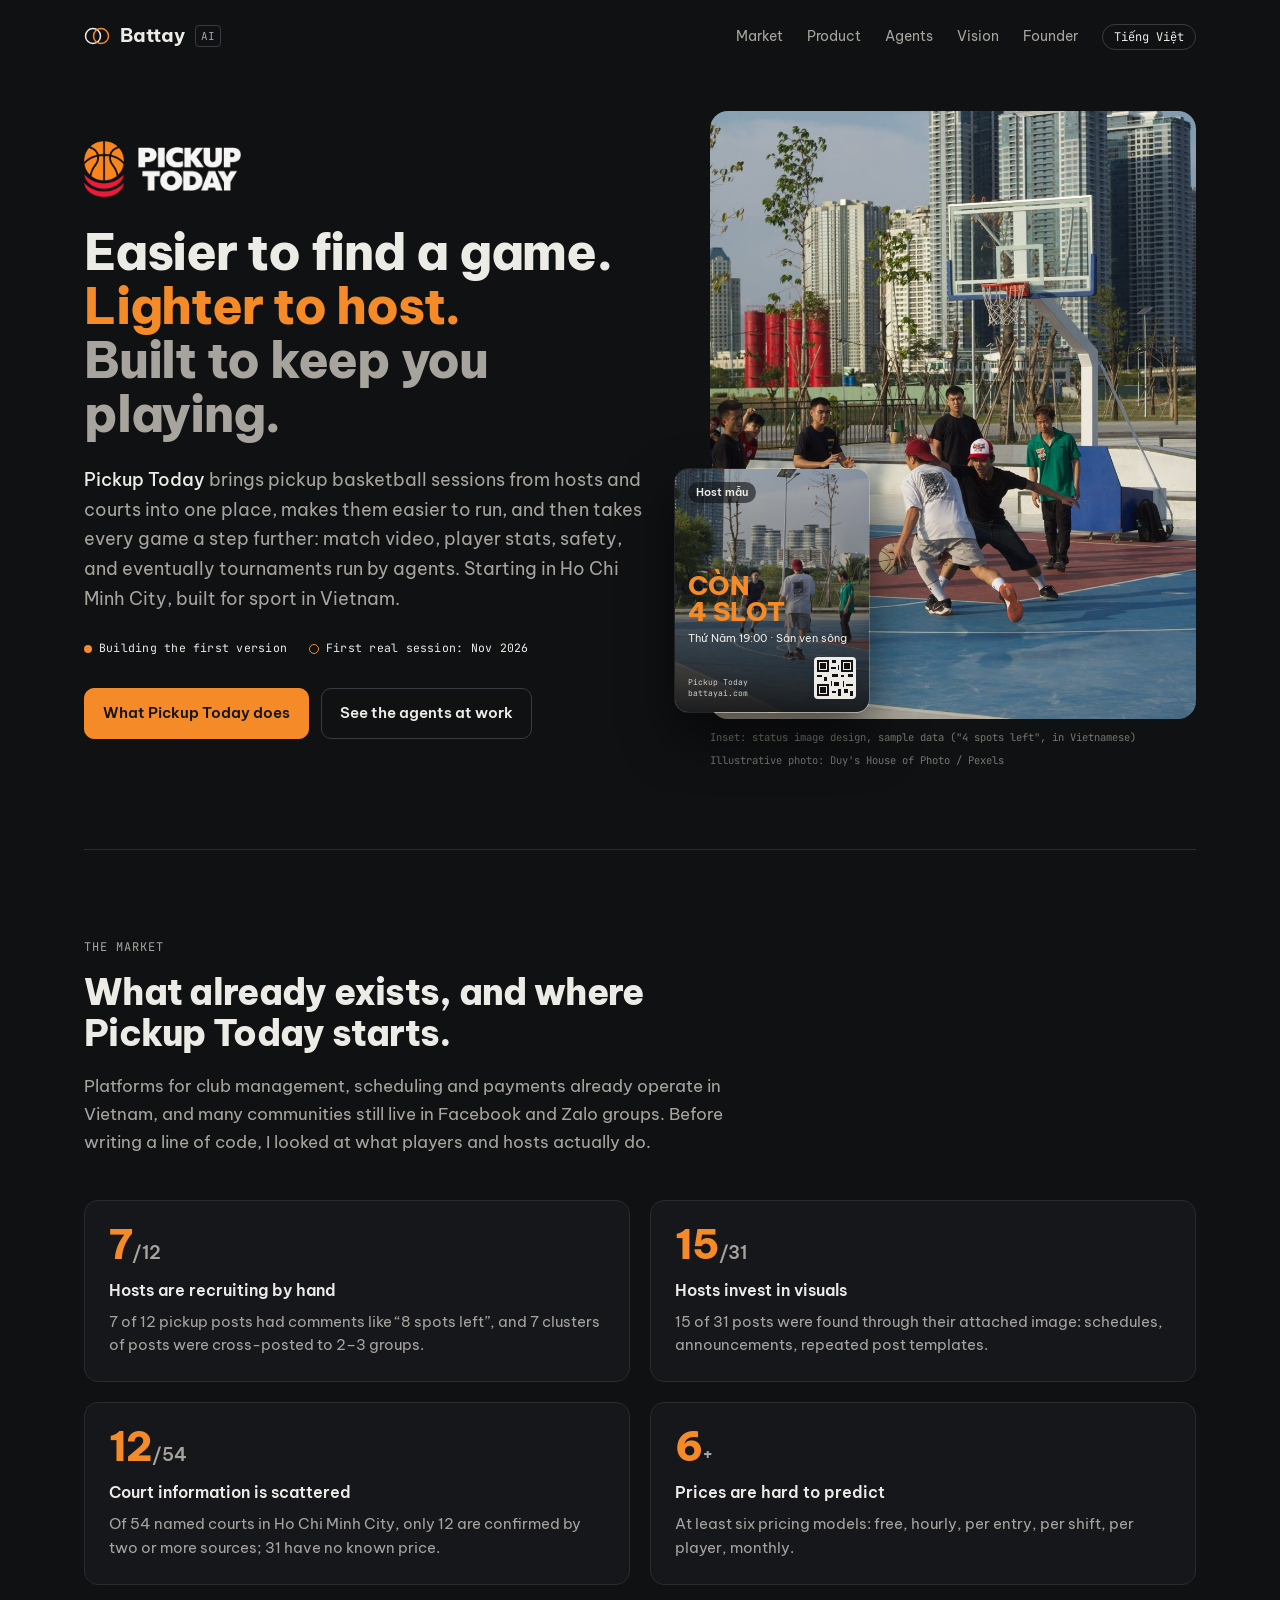
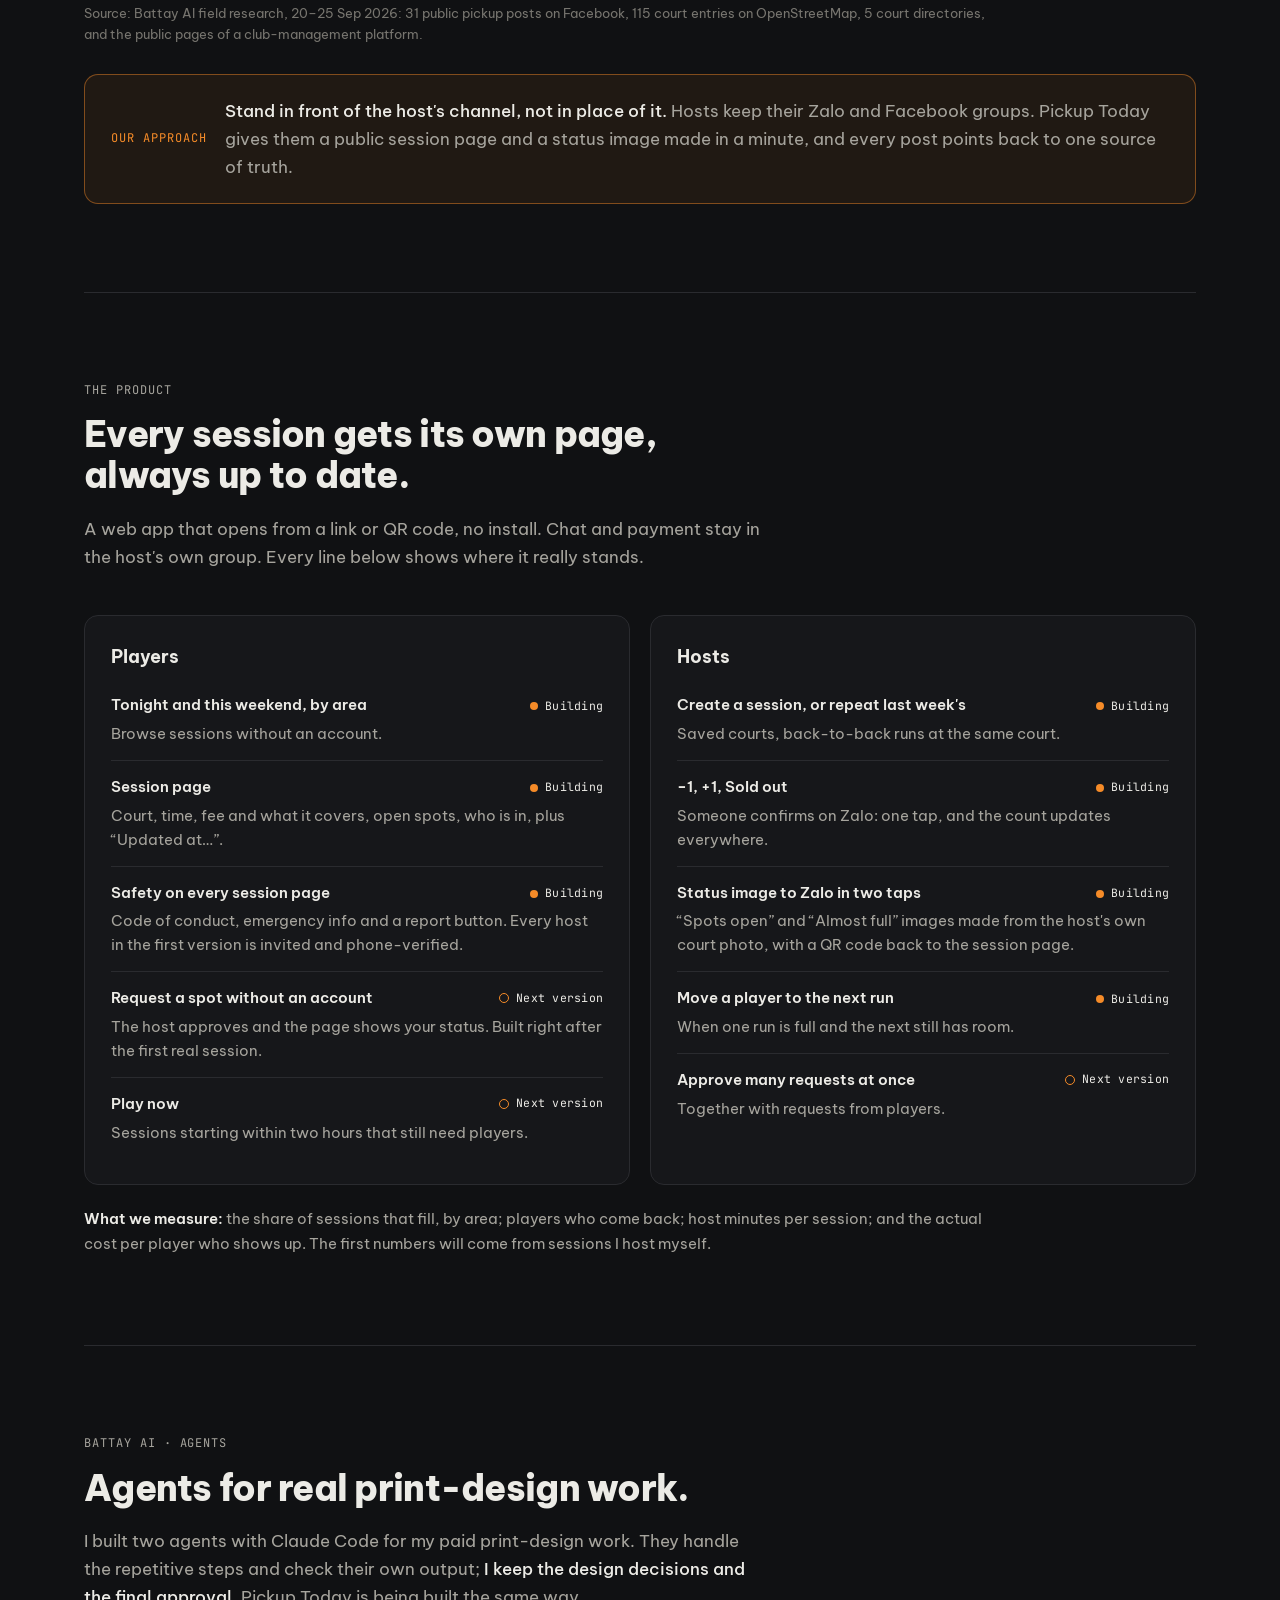
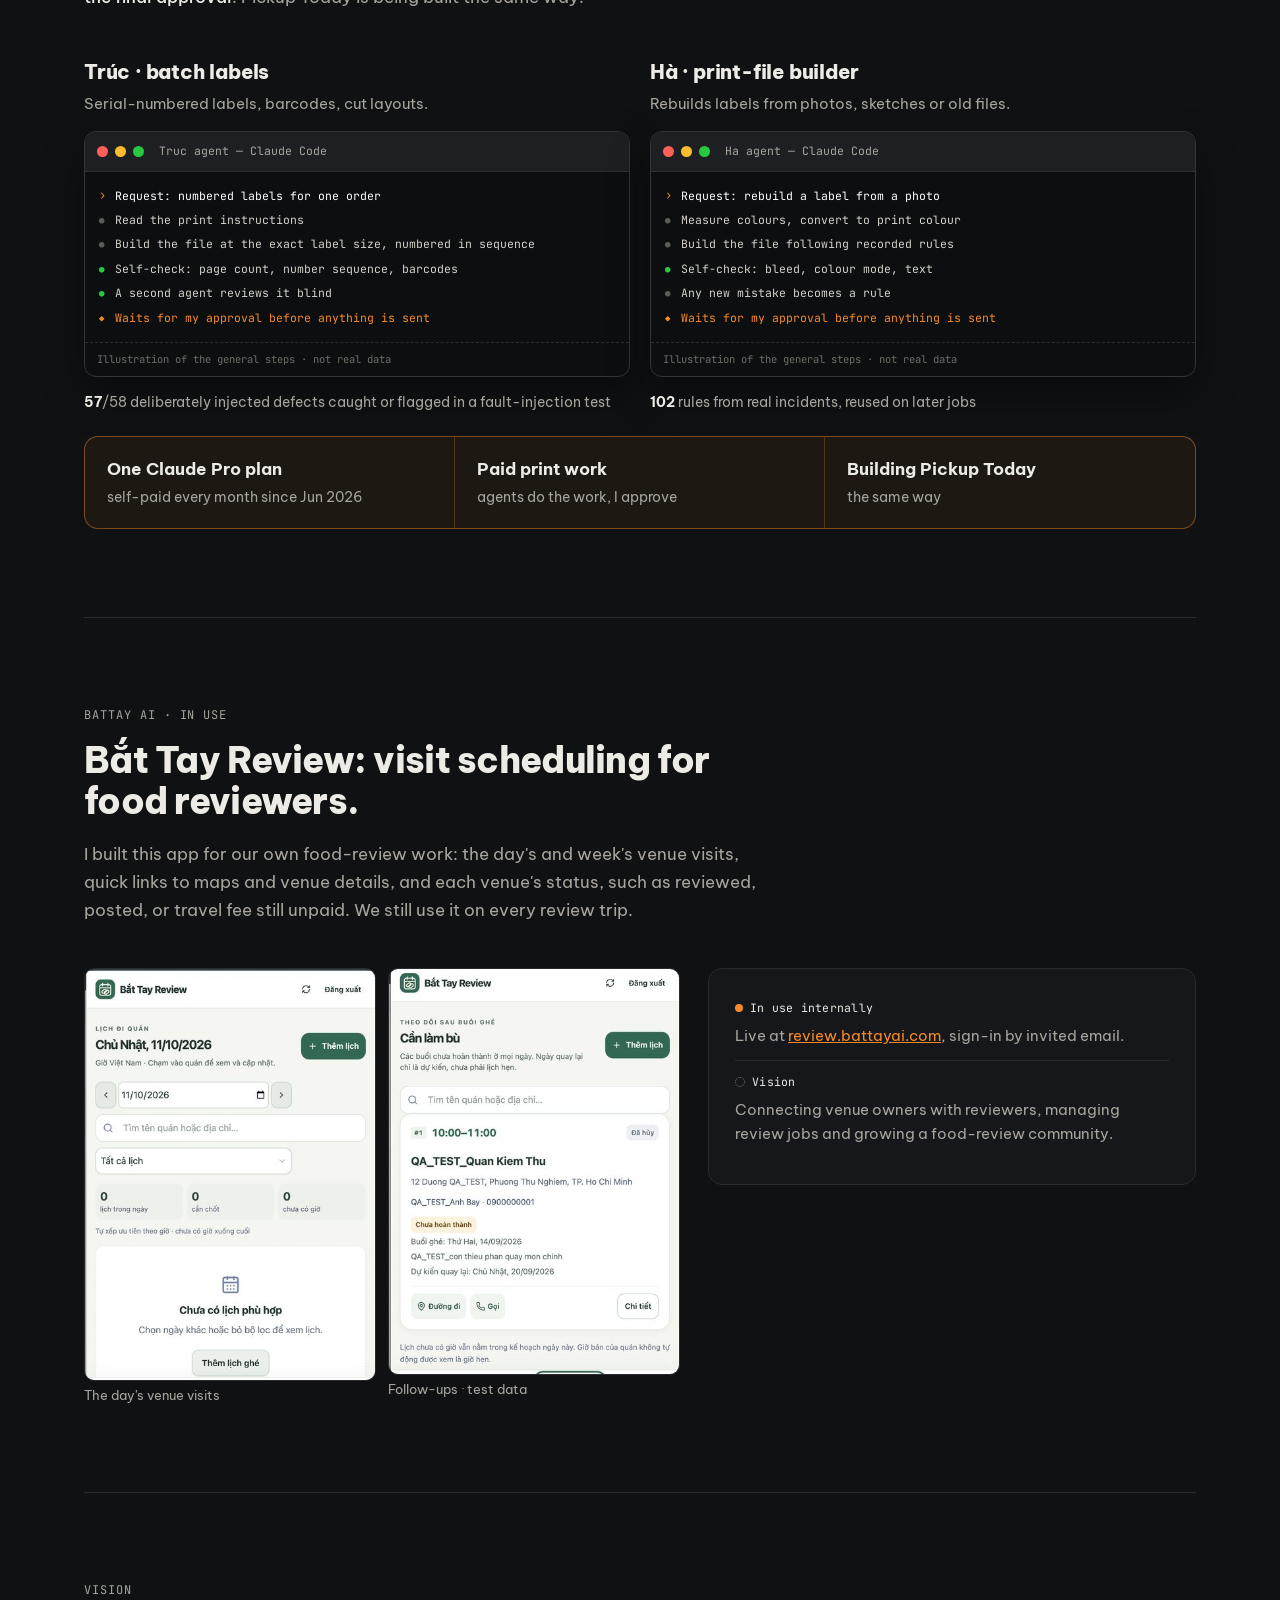
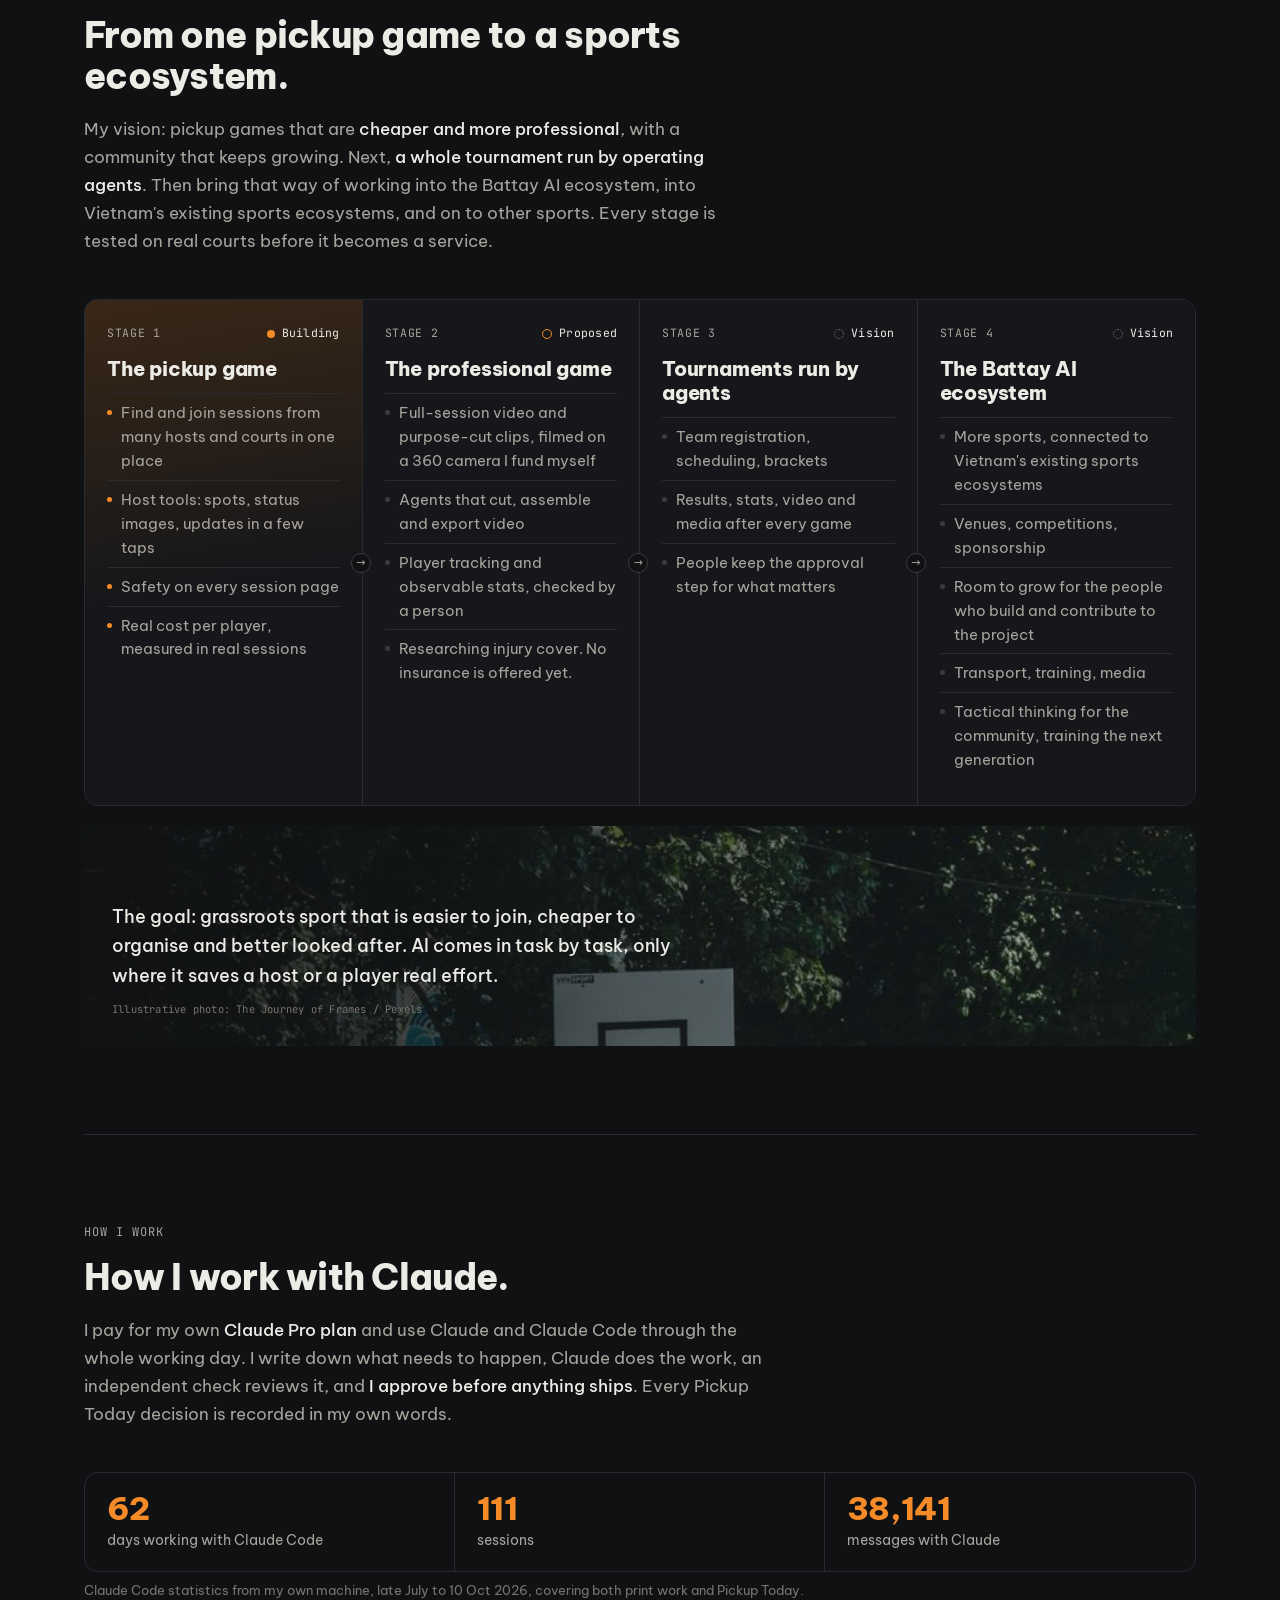
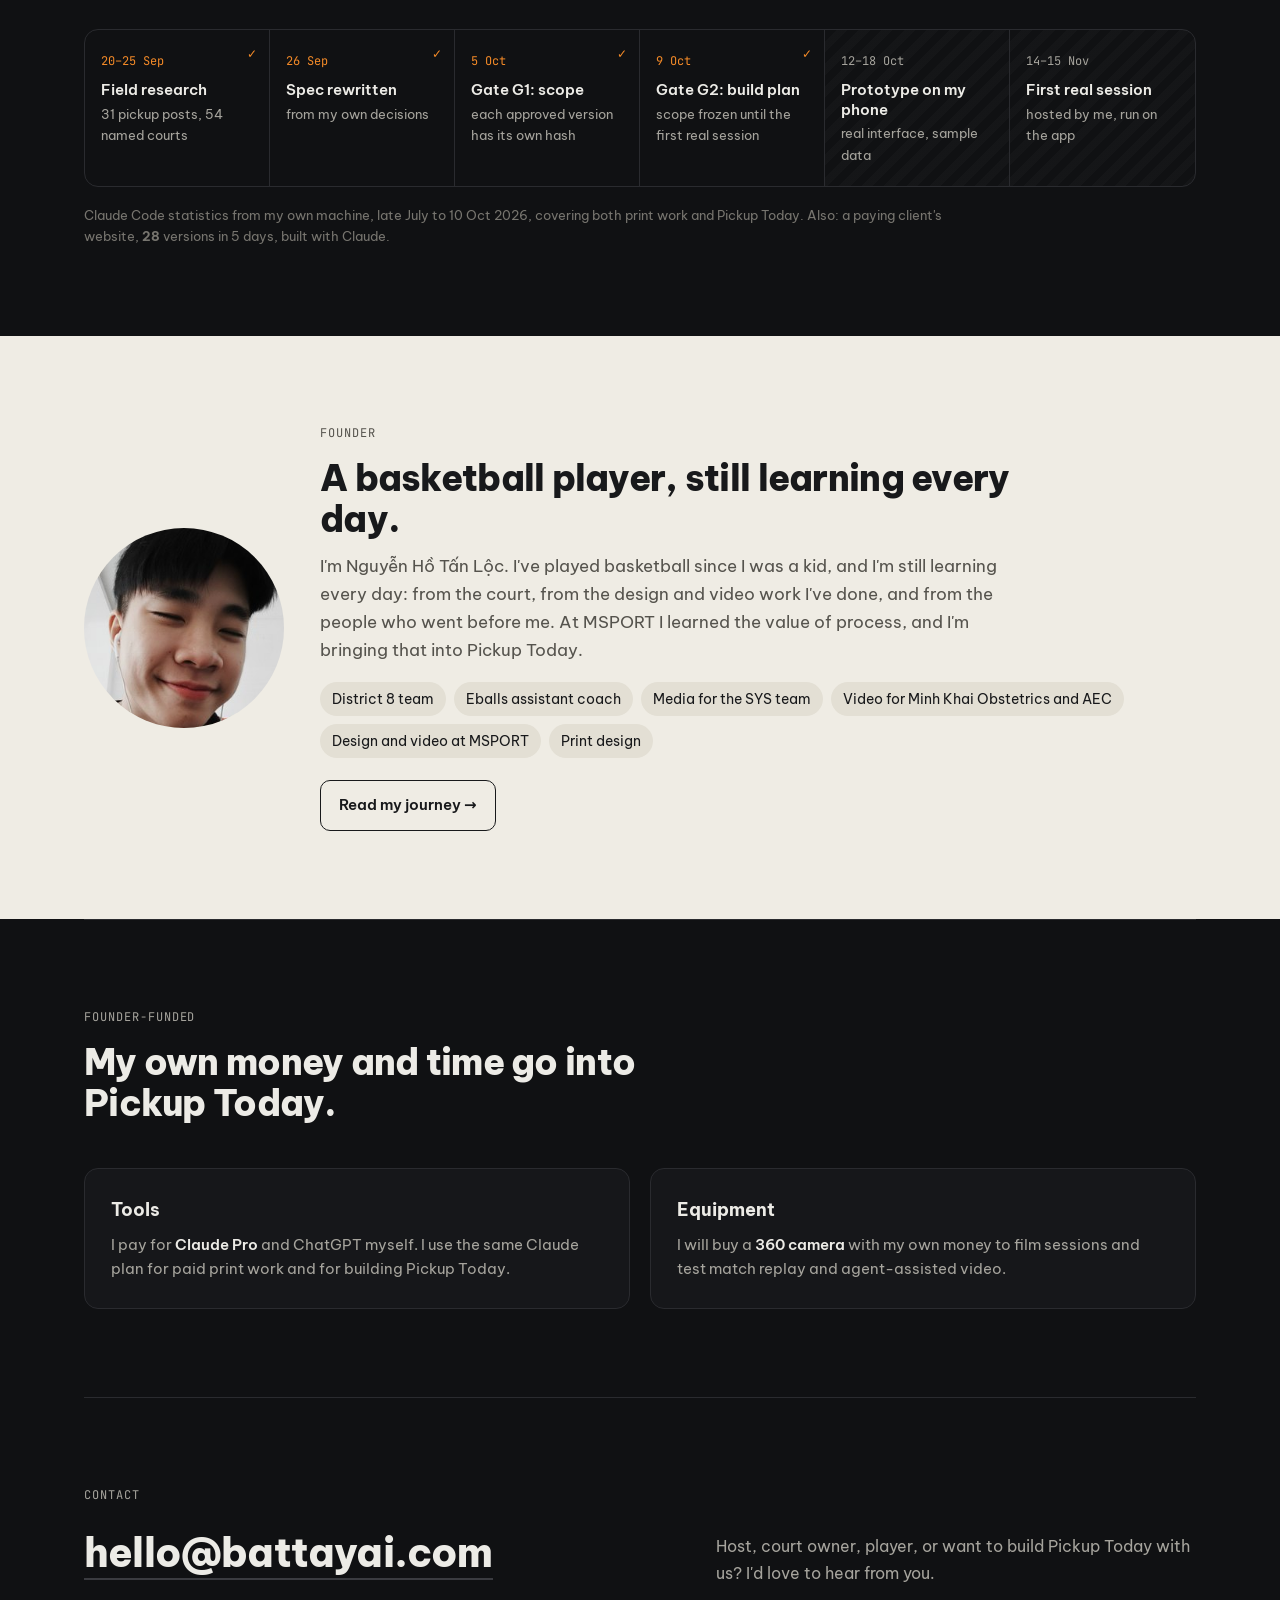
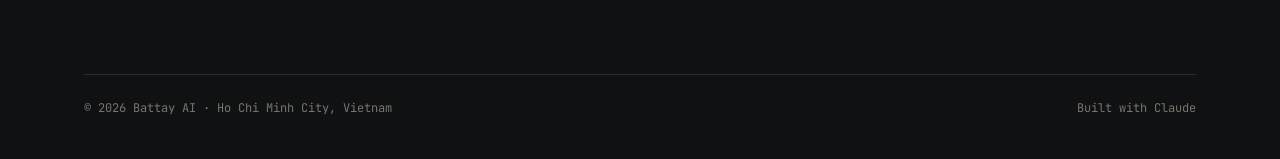
<file: index.html>
<!DOCTYPE html>
<html lang="en">
<head>
<meta charset="UTF-8">
<meta name="viewport" content="width=device-width, initial-scale=1.0">
<title>Battay AI — Pickup Today, grassroots basketball in Vietnam</title>
<meta name="description" content="Pickup Today brings pickup basketball sessions from hosts and courts into one place, makes them easier to run, and grows into an ecosystem around every game. Starting in Ho Chi Minh City.">
<link rel="canonical" href="https://www.battayai.com/">
<link rel="alternate" hreflang="en" href="https://www.battayai.com/">
<link rel="alternate" hreflang="vi" href="https://www.battayai.com/vi/">
<link rel="icon" type="image/png" href="assets/favicon.png">
<meta property="og:type" content="website">
<meta property="og:url" content="https://www.battayai.com/">
<meta property="og:title" content="Battay AI — Pickup Today">
<meta property="og:description" content="Easier to find a game. Lighter to host. Built to keep you playing. Grassroots basketball, starting in Ho Chi Minh City.">
<meta property="og:image" content="https://www.battayai.com/assets/og.jpg">
<link rel="preconnect" href="https://fonts.googleapis.com">
<link rel="preconnect" href="https://fonts.gstatic.com" crossorigin>
<link href="https://fonts.googleapis.com/css2?family=Be+Vietnam+Pro:wght@400;500;600;700;800&family=JetBrains+Mono:wght@400;500&display=swap" rel="stylesheet">
<link rel="stylesheet" href="assets/site.css">
</head>
<body>

<div class="wrap">
  <nav>
    <a class="wordmark" href="/" aria-label="Battay AI home">
      <svg viewBox="0 0 26 18" aria-hidden="true"><circle cx="9" cy="9" r="7.5" fill="none" stroke="#ecebe6" stroke-width="1.5"/><circle cx="17" cy="9" r="7.5" fill="none" stroke="#f58b28" stroke-width="1.5"/></svg>
      <b>Battay</b><i>AI</i>
    </a>
    <ul>
      <li class="sec"><a href="#research">Market</a></li>
      <li class="sec"><a href="#product">Product</a></li>
      <li class="sec"><a href="#agents">Agents</a></li>
      <li class="sec"><a href="#ecosystem">Vision</a></li>
      <li class="sec"><a href="founder/">Founder</a></li>
      <li><a class="lang" href="vi/" hreflang="vi" lang="vi">Tiếng Việt</a></li>
    </ul>
  </nav>

  <header class="hero">
    <div>
      <div class="brand">
        <img class="icon" src="assets/pt-icon.png" alt="">
        <img class="word" src="assets/pt-wordmark.png" alt="Pickup Today">
      </div>
      <h1><span>Easier to find a game.</span><span>Lighter to host.</span><span>Built to keep you playing.</span></h1>
      <p class="lede"><b>Pickup Today</b> brings pickup basketball sessions from hosts and courts into one place, makes them easier to run, and then takes every game a step further: match video, player stats, safety, and eventually tournaments run by agents. Starting in Ho Chi Minh City, built for sport in Vietnam.</p>
      <div class="facts">
        <span class="tag build">Building the first version</span>
        <span class="tag next">First real session: Nov 2026</span>
      </div>
      <div class="cta">
        <a class="btn primary" href="#product">What Pickup Today does</a>
        <a class="btn" href="#agents">See the agents at work</a>
      </div>
    </div>

    <figure class="shot">
      <div class="photo"><img src="assets/anh/san-ven-song.jpg" alt="Friends playing pickup basketball on a riverside court in Ho Chi Minh City"></div>
      <div class="status-img" aria-label="Status image design with sample data">
        <img src="assets/anh/tran-2-dau-2.jpg" alt="">
        <div class="veil"></div>
        <div class="in" lang="vi">
          <span class="host">Host mẫu</span>
          <div>
            <div class="big">CÒN<br>4 SLOT</div>
            <div class="when">Thứ Năm 19:00 · Sân ven sông</div>
            <div class="foot"><small>Pickup Today<br>battayai.com</small><div class="qr"><svg viewBox="0 0 21 21" shape-rendering="crispEdges" aria-hidden="true"><path fill="#111" fill-rule="evenodd" d="M0 0h7v7H0zM1 1v5h5V1zM2 2h3v3H2zM14 0h7v7h-7zM15 1v5h5V1zM16 2h3v3h-3zM0 14h7v7H0zM1 15v5h5v-5zM2 16h3v3H2zM9 0h2v2H9zM12 3h1v3h-1zM8 4h3v1H8zM9 8h3v2H9zM14 9h2v1h-2zM18 8h3v2h-3zM0 9h3v1H0zM4 10h2v2H4zM8 12h1v3H8zM10 13h3v2h-3zM15 12h1v4h-1zM17 14h4v1h-4zM12 17h2v4h-2zM9 18h2v1H9zM16 17h2v2h-2zM19 18h2v3h-2z"/></svg></div></div>
          </div>
        </div>
      </div>
      <figcaption class="caps"><span>Inset: status image design, sample data ("4 spots left", in Vietnamese)</span><span>Illustrative photo: Duy's House of Photo / Pexels</span></figcaption>
    </figure>
  </header>
</div>


<div class="wrap">
  <section id="research">
    <div class="head">
      <div class="label kicker">The market</div>
      <h2>What already exists, and where Pickup Today starts.</h2>
      <p class="intro">Platforms for club management, scheduling and payments already operate in Vietnam, and many communities still live in Facebook and Zalo groups. Before writing a line of code, I looked at what players and hosts actually do.</p>
    </div>
    <div class="research">
      <div class="fact"><div class="n">7<small>/12</small></div><h3>Hosts are recruiting by hand</h3><p>7 of 12 pickup posts had comments like “8 spots left”, and 7 clusters of posts were cross-posted to 2–3 groups.</p></div>
      <div class="fact"><div class="n">15<small>/31</small></div><h3>Hosts invest in visuals</h3><p>15 of 31 posts were found through their attached image: schedules, announcements, repeated post templates.</p></div>
      <div class="fact"><div class="n">12<small>/54</small></div><h3>Court information is scattered</h3><p>Of 54 named courts in Ho Chi Minh City, only 12 are confirmed by two or more sources; 31 have no known price.</p></div>
      <div class="fact"><div class="n">6<small>+</small></div><h3>Prices are hard to predict</h3><p>At least six pricing models: free, hourly, per entry, per shift, per player, monthly.</p></div>
    </div>
    <p class="source">Source: Battay AI field research, 20–25 Sep 2026: 31 public pickup posts on Facebook, 115 court entries on OpenStreetMap, 5 court directories, and the public pages of a club-management platform.</p>
    <div class="principle">
      <span class="label">Our approach</span>
      <p>Stand in front of the host's channel, not in place of it. <span>Hosts keep their Zalo and Facebook groups. Pickup Today gives them a public session page and a status image made in a minute, and every post points back to one source of truth.</span></p>
    </div>
  </section>

  <section id="product">
    <div class="head">
      <div class="label kicker">The product</div>
      <h2>Every session gets its own page, always up to date.</h2>
      <p class="intro">A web app that opens from a link or QR code, no install. Chat and payment stay in the host's own group. Every line below shows where it really stands.</p>
    </div>
    <div class="cols">
      <div class="card">
        <h3>Players</h3>
        <ul class="feat">
          <li><b>Tonight and this weekend, by area</b><span class="tag build">Building</span><span class="d">Browse sessions without an account.</span></li>
          <li><b>Session page</b><span class="tag build">Building</span><span class="d">Court, time, fee and what it covers, open spots, who is in, plus “Updated at…”.</span></li>
          <li><b>Safety on every session page</b><span class="tag build">Building</span><span class="d">Code of conduct, emergency info and a report button. Every host in the first version is invited and phone-verified.</span></li>
          <li><b>Request a spot without an account</b><span class="tag next">Next version</span><span class="d">The host approves and the page shows your status. Built right after the first real session.</span></li>
          <li><b>Play now</b><span class="tag next">Next version</span><span class="d">Sessions starting within two hours that still need players.</span></li>
        </ul>
      </div>
      <div class="card">
        <h3>Hosts</h3>
        <ul class="feat">
          <li><b>Create a session, or repeat last week's</b><span class="tag build">Building</span><span class="d">Saved courts, back-to-back runs at the same court.</span></li>
          <li><b>−1, +1, Sold out</b><span class="tag build">Building</span><span class="d">Someone confirms on Zalo: one tap, and the count updates everywhere.</span></li>
          <li><b>Status image to Zalo in two taps</b><span class="tag build">Building</span><span class="d">“Spots open” and “Almost full” images made from the host's own court photo, with a QR code back to the session page.</span></li>
          <li><b>Move a player to the next run</b><span class="tag build">Building</span><span class="d">When one run is full and the next still has room.</span></li>
          <li><b>Approve many requests at once</b><span class="tag next">Next version</span><span class="d">Together with requests from players.</span></li>
        </ul>
      </div>
    </div>
    <p class="note"><b>What we measure:</b> the share of sessions that fill, by area; players who come back; host minutes per session; and the actual cost per player who shows up. The first numbers will come from sessions I host myself.</p>
  </section>

  <section id="agents">
    <div class="head">
      <div class="label kicker">Battay AI · Agents</div>
      <h2>Agents for real print-design work.</h2>
      <p class="intro">I built two agents with Claude Code for my paid print-design work. They handle the repetitive steps and check their own output; <b>I keep the design decisions and the final approval</b>. Pickup Today is being built the same way.</p>
    </div>
    <div class="agents">
      <div class="agent">
        <h3>Trúc · batch labels</h3>
        <p class="role">Serial-numbered labels, barcodes, cut layouts.</p>
        <div class="macwin">
          <div class="mw-bar"><i></i><i></i><i></i><span>Truc agent — Claude Code</span></div>
          <div class="mw-log">
            <p class="me">Request: numbered labels for one order</p>
            <p>Read the print instructions</p>
            <p>Build the file at the exact label size, numbered in sequence</p>
            <p class="ok">Self-check: page count, number sequence, barcodes</p>
            <p class="ok">A second agent reviews it blind</p>
            <p class="wait">Waits for my approval before anything is sent</p>
          </div>
          <div class="mw-foot">Illustration of the general steps · not real data</div>
        </div>
        <div class="nums"><span><b>57</b>/58 deliberately injected defects caught or flagged in a fault-injection test</span></div>
      </div>
      <div class="agent">
        <h3>Hà · print-file builder</h3>
        <p class="role">Rebuilds labels from photos, sketches or old files.</p>
        <div class="macwin">
          <div class="mw-bar"><i></i><i></i><i></i><span>Ha agent — Claude Code</span></div>
          <div class="mw-log">
            <p class="me">Request: rebuild a label from a photo</p>
            <p>Measure colours, convert to print colour</p>
            <p>Build the file following recorded rules</p>
            <p class="ok">Self-check: bleed, colour mode, text</p>
            <p>Any new mistake becomes a rule</p>
            <p class="wait">Waits for my approval before anything is sent</p>
          </div>
          <div class="mw-foot">Illustration of the general steps · not real data</div>
        </div>
        <div class="nums"><span><b>102</b> rules from real incidents, reused on later jobs</span></div>
      </div>
    </div>
    <div class="oneplan">
      <div><b>One Claude Pro plan</b><span>self-paid every month since Jun 2026</span></div>
      <div><b>Paid print work</b><span>agents do the work, I approve</span></div>
      <div><b>Building Pickup Today</b><span>the same way</span></div>
    </div>
  </section>

  <section id="review">
    <div class="head">
      <div class="label kicker">Battay AI · In use</div>
      <h2>Bắt Tay Review: visit scheduling for food reviewers.</h2>
      <p class="intro">I built this app for our own food-review work: the day's and week's venue visits, quick links to maps and venue details, and each venue's status, such as reviewed, posted, or travel fee still unpaid. We still use it on every review trip.</p>
    </div>
    <div class="btr">
      <div class="media two">
        <figure><img class="nat" src="assets/btr/lich-trong-ngay.jpg" alt="Bắt Tay Review: the day's venue visits" loading="lazy"><figcaption>The day's venue visits</figcaption></figure>
        <figure><img class="nat" src="assets/btr/can-lam-bu.jpg" alt="Bắt Tay Review: follow-up list with test data" loading="lazy"><figcaption>Follow-ups · test data</figcaption></figure>
      </div>
      <div class="card">
        <ul>
          <li><span class="tag build">In use internally</span><span class="d">Live at <a href="https://review.battayai.com">review.battayai.com</a>, sign-in by invited email.</span></li>
          <li><span class="tag vision">Vision</span><span class="d">Connecting venue owners with reviewers, managing review jobs and growing a food-review community.</span></li>
        </ul>
      </div>
    </div>
  </section>

  <section id="ecosystem">
    <div class="head">
      <div class="label kicker">Vision</div>
      <h2>From one pickup game to a sports ecosystem.</h2>
      <p class="intro">My vision: pickup games that are <b>cheaper and more professional</b>, with a community that keeps growing. Next, <b>a whole tournament run by operating agents</b>. Then bring that way of working into the Battay AI ecosystem, into Vietnam's existing sports ecosystems, and on to other sports. Every stage is tested on real courts before it becomes a service.</p>
    </div>
    <ol class="horizons">
      <li class="hz now">
        <div class="hz-top"><span class="k">Stage 1</span><span class="tag build">Building</span></div>
        <h3>The pickup game</h3>
        <ul>
          <li>Find and join sessions from many hosts and courts in one place</li>
          <li>Host tools: spots, status images, updates in a few taps</li>
          <li>Safety on every session page</li>
          <li>Real cost per player, measured in real sessions</li>
        </ul>
      </li>
      <li class="hz">
        <div class="hz-top"><span class="k">Stage 2</span><span class="tag next">Proposed</span></div>
        <h3>The professional game</h3>
        <ul>
          <li>Full-session video and purpose-cut clips, filmed on a 360 camera I fund myself</li>
          <li>Agents that cut, assemble and export video</li>
          <li>Player tracking and observable stats, checked by a person</li>
          <li>Researching injury cover. No insurance is offered yet.</li>
        </ul>
      </li>
      <li class="hz">
        <div class="hz-top"><span class="k">Stage 3</span><span class="tag vision">Vision</span></div>
        <h3>Tournaments run by agents</h3>
        <ul>
          <li>Team registration, scheduling, brackets</li>
          <li>Results, stats, video and media after every game</li>
          <li>People keep the approval step for what matters</li>
        </ul>
      </li>
      <li class="hz">
        <div class="hz-top"><span class="k">Stage 4</span><span class="tag vision">Vision</span></div>
        <h3>The Battay AI ecosystem</h3>
        <ul>
          <li>More sports, connected to Vietnam's existing sports ecosystems</li>
          <li>Venues, competitions, sponsorship</li>
          <li>Room to grow for the people who build and contribute to the project</li>
          <li>Transport, training, media</li>
          <li>Tactical thinking for the community, training the next generation</li>
        </ul>
      </li>
    </ol>
    <div class="band">
      <img src="assets/anh/san-tan-cay.jpg" alt="A basketball court under the trees in Ho Chi Minh City">
      <div class="in">
        <p>The goal: grassroots sport that is easier to join, cheaper to organise and better looked after. AI comes in task by task, only where it saves a host or a player real effort.</p>
        <span class="credit">Illustrative photo: The Journey of Frames / Pexels</span>
      </div>
    </div>
  </section>

  <section id="claude">
    <div class="head">
      <div class="label kicker">How I work</div>
      <h2>How I work with Claude.</h2>
      <p class="intro">I pay for my own <b>Claude Pro plan</b> and use Claude and Claude Code through the whole working day. I write down what needs to happen, Claude does the work, an independent check reviews it, and <b>I approve before anything ships</b>. Every Pickup Today decision is recorded in my own words.</p>
    </div>
    <div class="usage"><div><b>62</b><span>days working with Claude Code</span></div><div><b>111</b><span>sessions</span></div><div><b>38,141</b><span>messages with Claude</span></div></div>
    <p class="source" style="margin:0 0 28px">Claude Code statistics from my own machine, late July to 10 Oct 2026, covering both print work and Pickup Today.</p>
    <ol class="timeline" aria-label="Pickup Today progress in 2026">
      <li class="done"><span class="d">20–25 Sep</span><b>Field research</b><span>31 pickup posts, 54 named courts</span></li>
      <li class="done"><span class="d">26 Sep</span><b>Spec rewritten</b><span>from my own decisions</span></li>
      <li class="done"><span class="d">5 Oct</span><b>Gate G1: scope</b><span>each approved version has its own hash</span></li>
      <li class="done"><span class="d">9 Oct</span><b>Gate G2: build plan</b><span>scope frozen until the first real session</span></li>
      <li class="ahead"><span class="d">12–18 Oct</span><b>Prototype on my phone</b><span>real interface, sample data</span></li>
      <li class="ahead"><span class="d">14–15 Nov</span><b>First real session</b><span>hosted by me, run on the app</span></li>
    </ol>
    <p class="source">Claude Code statistics from my own machine, late July to 10 Oct 2026, covering both print work and Pickup Today. Also: a paying client's website, <b>28</b> versions in 5 days, built with Claude.</p>
  </section>

</div>

<section class="paper" id="founder">
  <div class="wrap teaser">
    <img src="assets/founder.jpg" alt="Nguyễn Hồ Tấn Lộc">
    <div>
      <div class="label kicker">Founder</div>
      <h2>A basketball player, still learning every day.</h2>
      <p class="intro">I'm Nguyễn Hồ Tấn Lộc. I've played basketball since I was a kid, and I'm still learning every day: from the court, from the design and video work I've done, and from the people who went before me. At MSPORT I learned the value of process, and I'm bringing that into Pickup Today.</p>
      <div class="chips"><span>District 8 team</span><span>Eballs assistant coach</span><span>Media for the SYS team</span><span>Video for Minh Khai Obstetrics and AEC</span><span>Design and video at MSPORT</span><span>Print design</span></div>
      <a class="btn" href="founder/">Read my journey →</a>
    </div>
  </div>
</section>

<div class="wrap">
  <section id="invest">
    <div class="head">
      <div class="label kicker">Founder-funded</div>
      <h2>My own money and time go into Pickup Today.</h2>
    </div>
    <div class="invest">
      <div class="card"><h3>Tools</h3><p>I pay for <b>Claude Pro</b> and ChatGPT myself. I use the same Claude plan for paid print work and for building Pickup Today.</p></div>
      <div class="card"><h3>Equipment</h3><p>I will buy a <b>360 camera</b> with my own money to film sessions and test match replay and agent-assisted video.</p></div>
    </div>
  </section>

  <section id="contact">
    <div class="contact">
      <div>
        <div class="label" style="margin-bottom:14px">Contact</div>
        <a class="mail" href="mailto:hello@battayai.com">hello@battayai.com</a>
      </div>
      <p>Host, court owner, player, or want to build Pickup Today with us? I'd love to hear from you.</p>
    </div>
  </section>

  <footer class="site"><span>© 2026 Battay AI · Ho Chi Minh City, Vietnam</span><span>Built with Claude</span></footer>
</div>

</body>
</html>
</file>
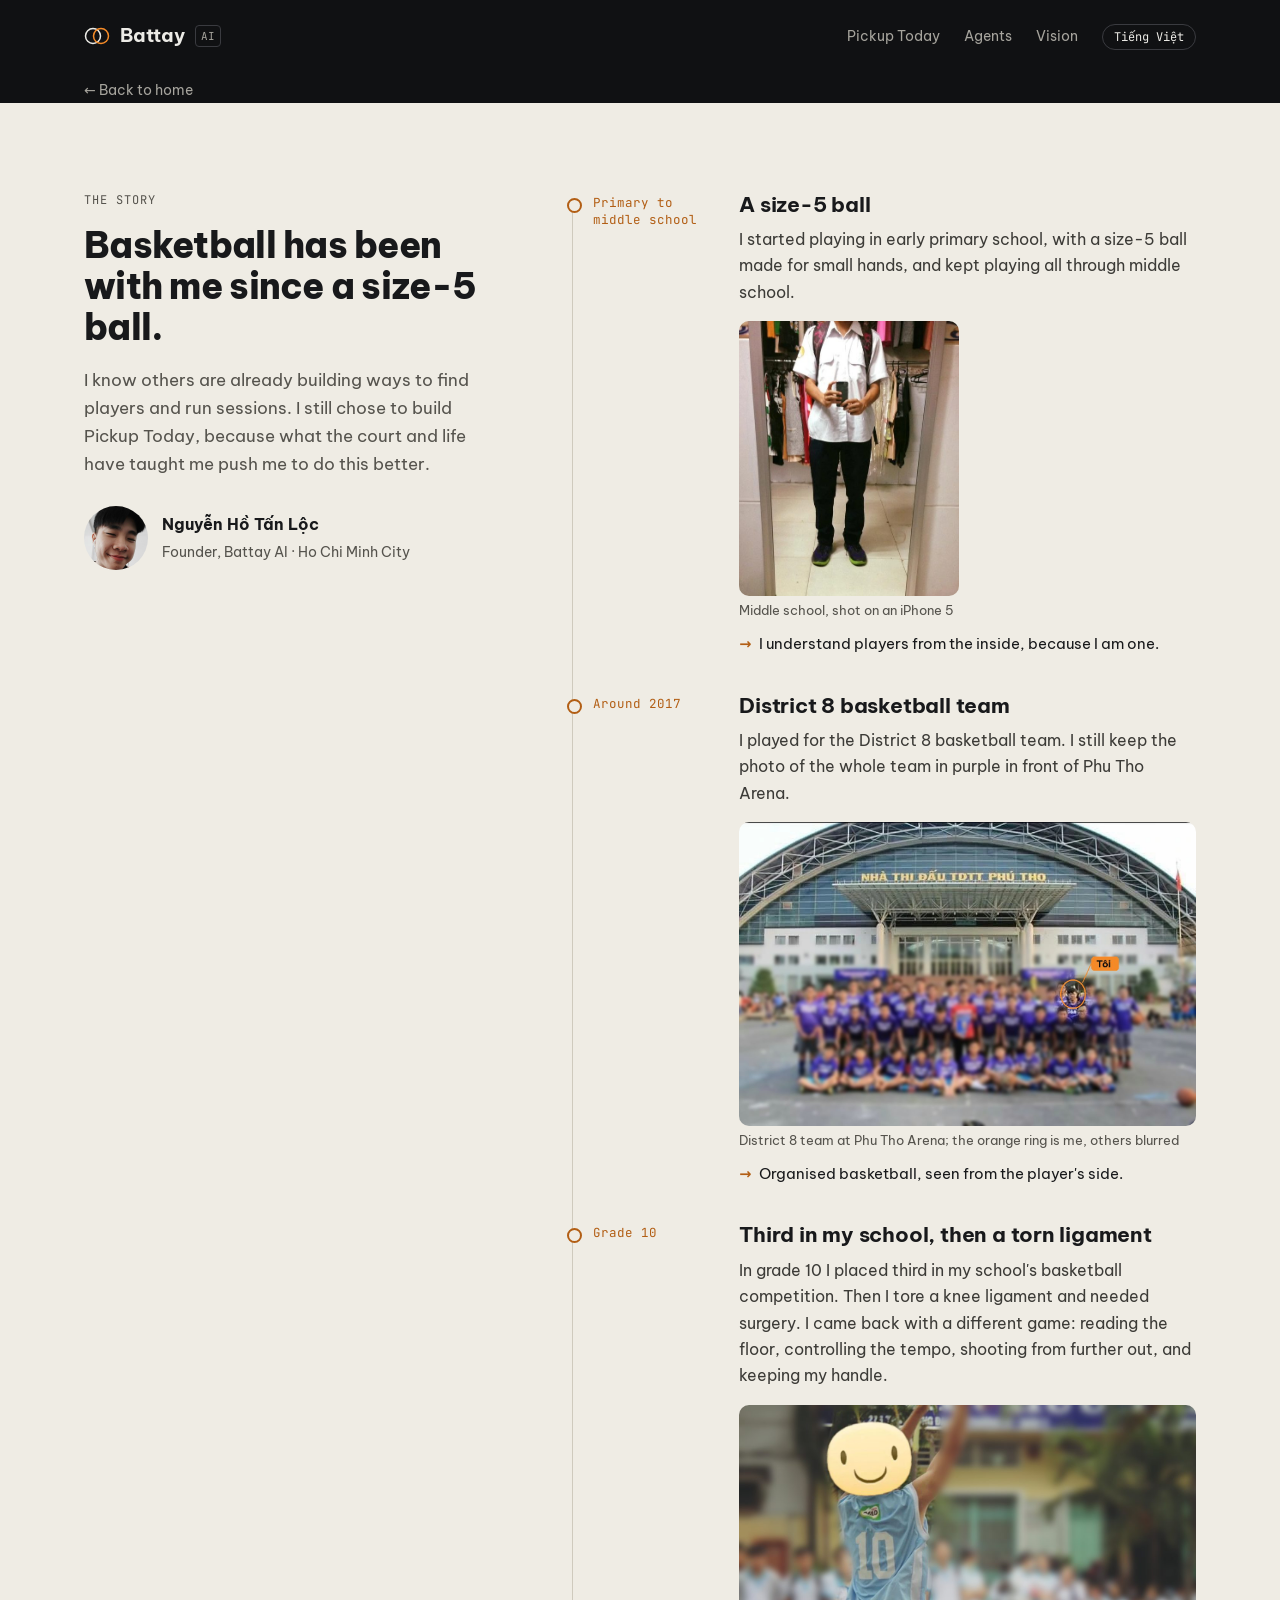
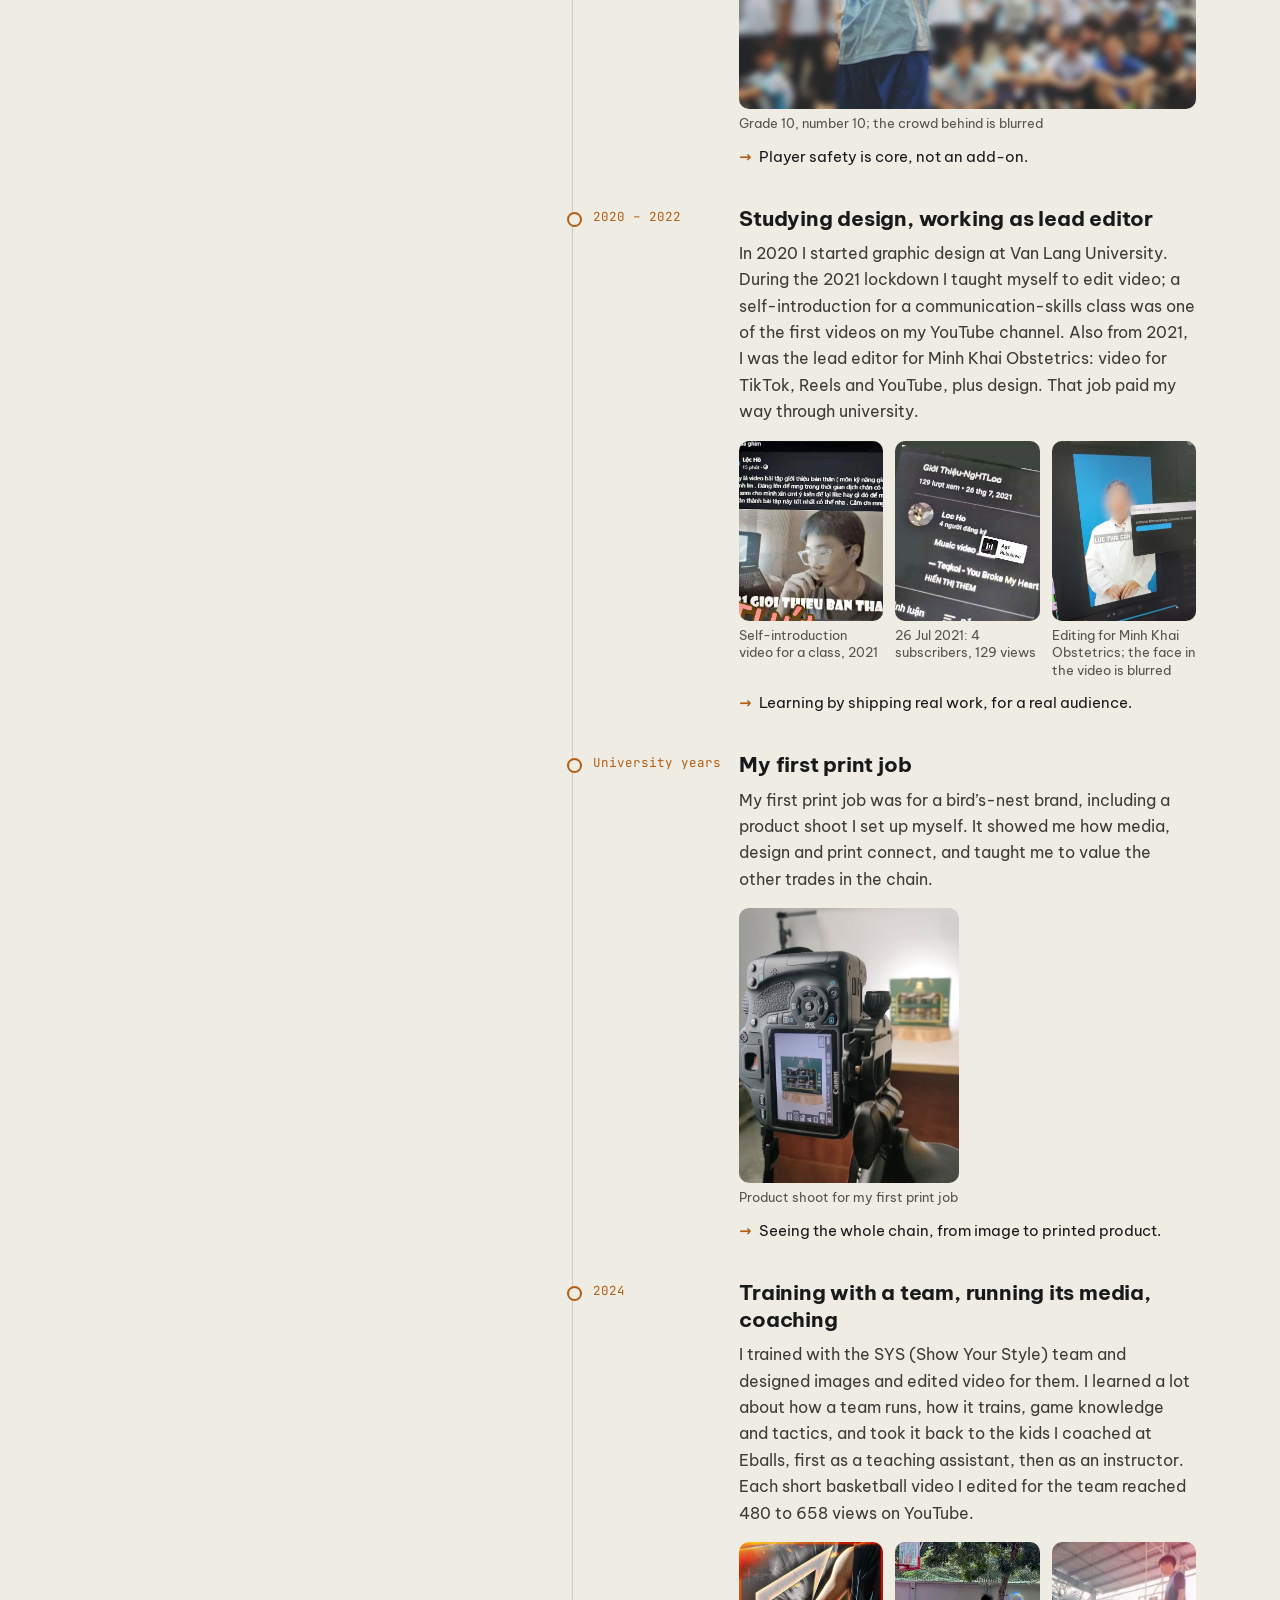
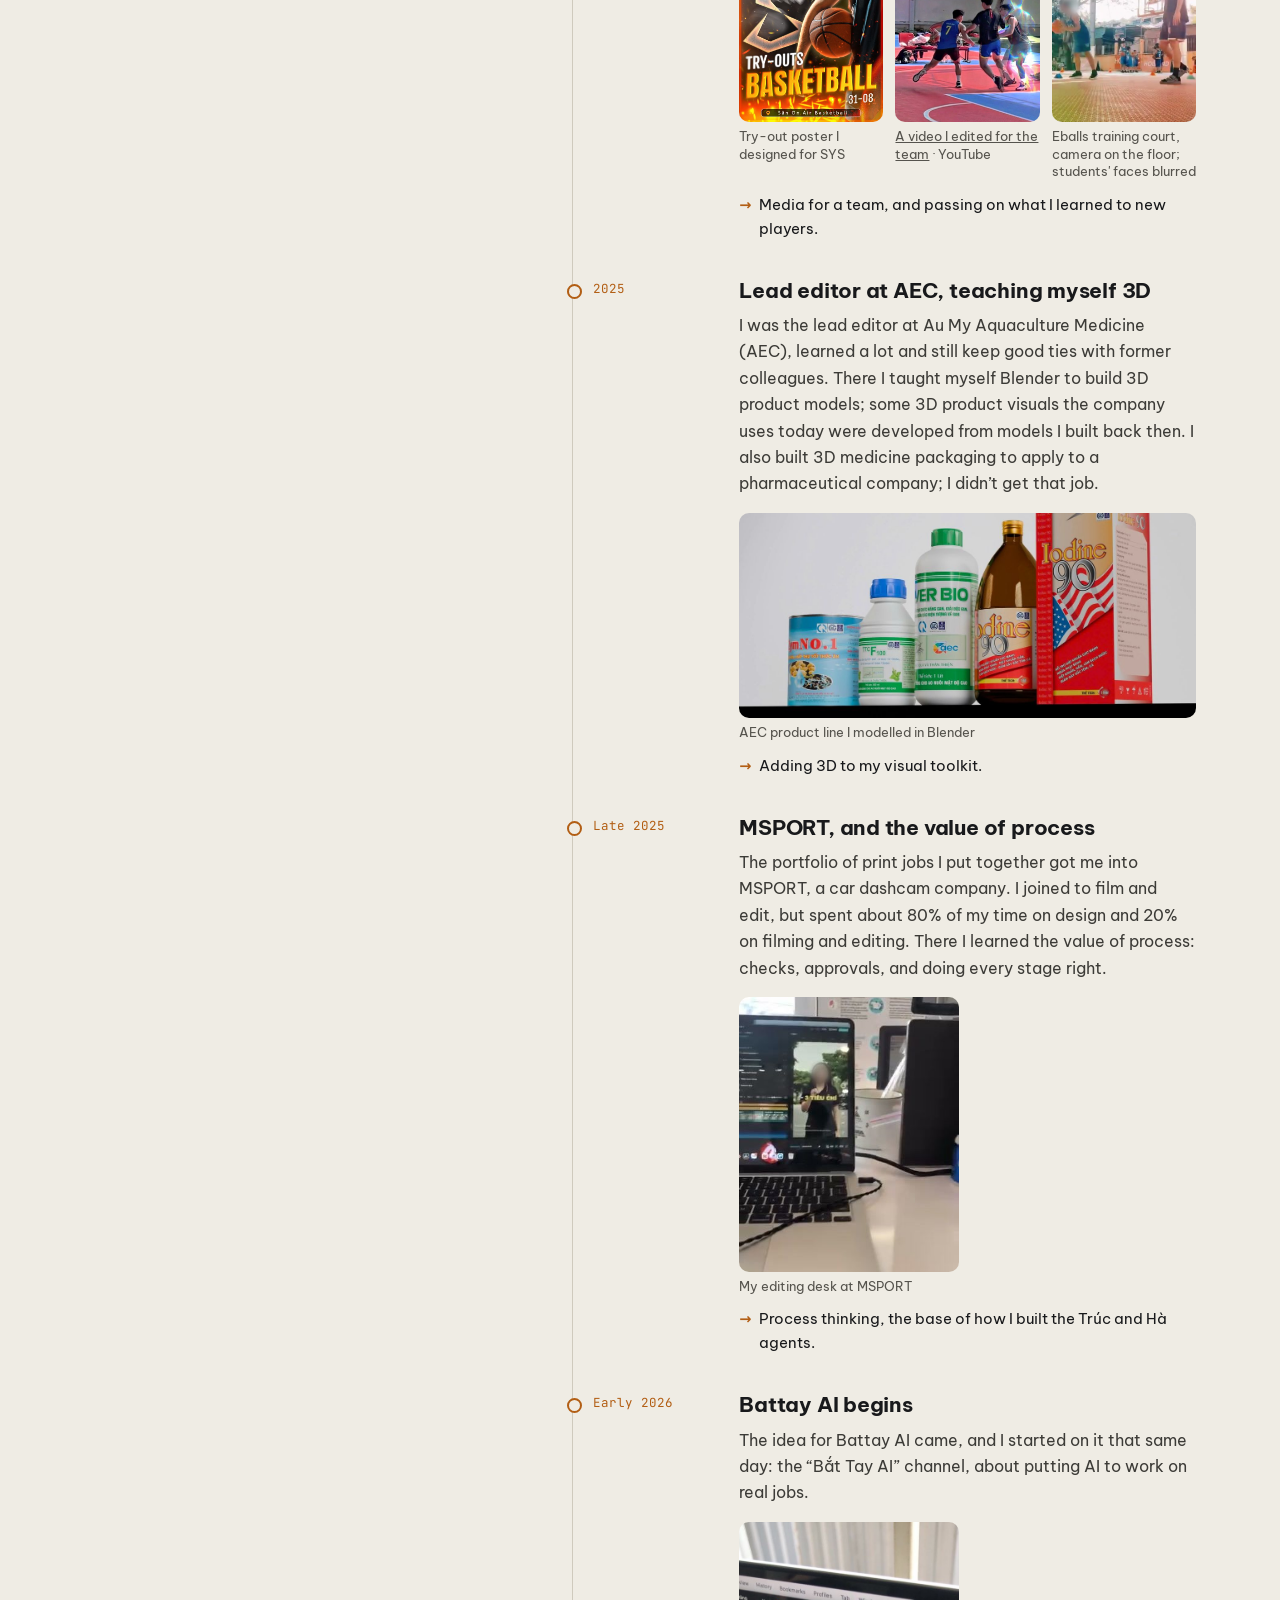
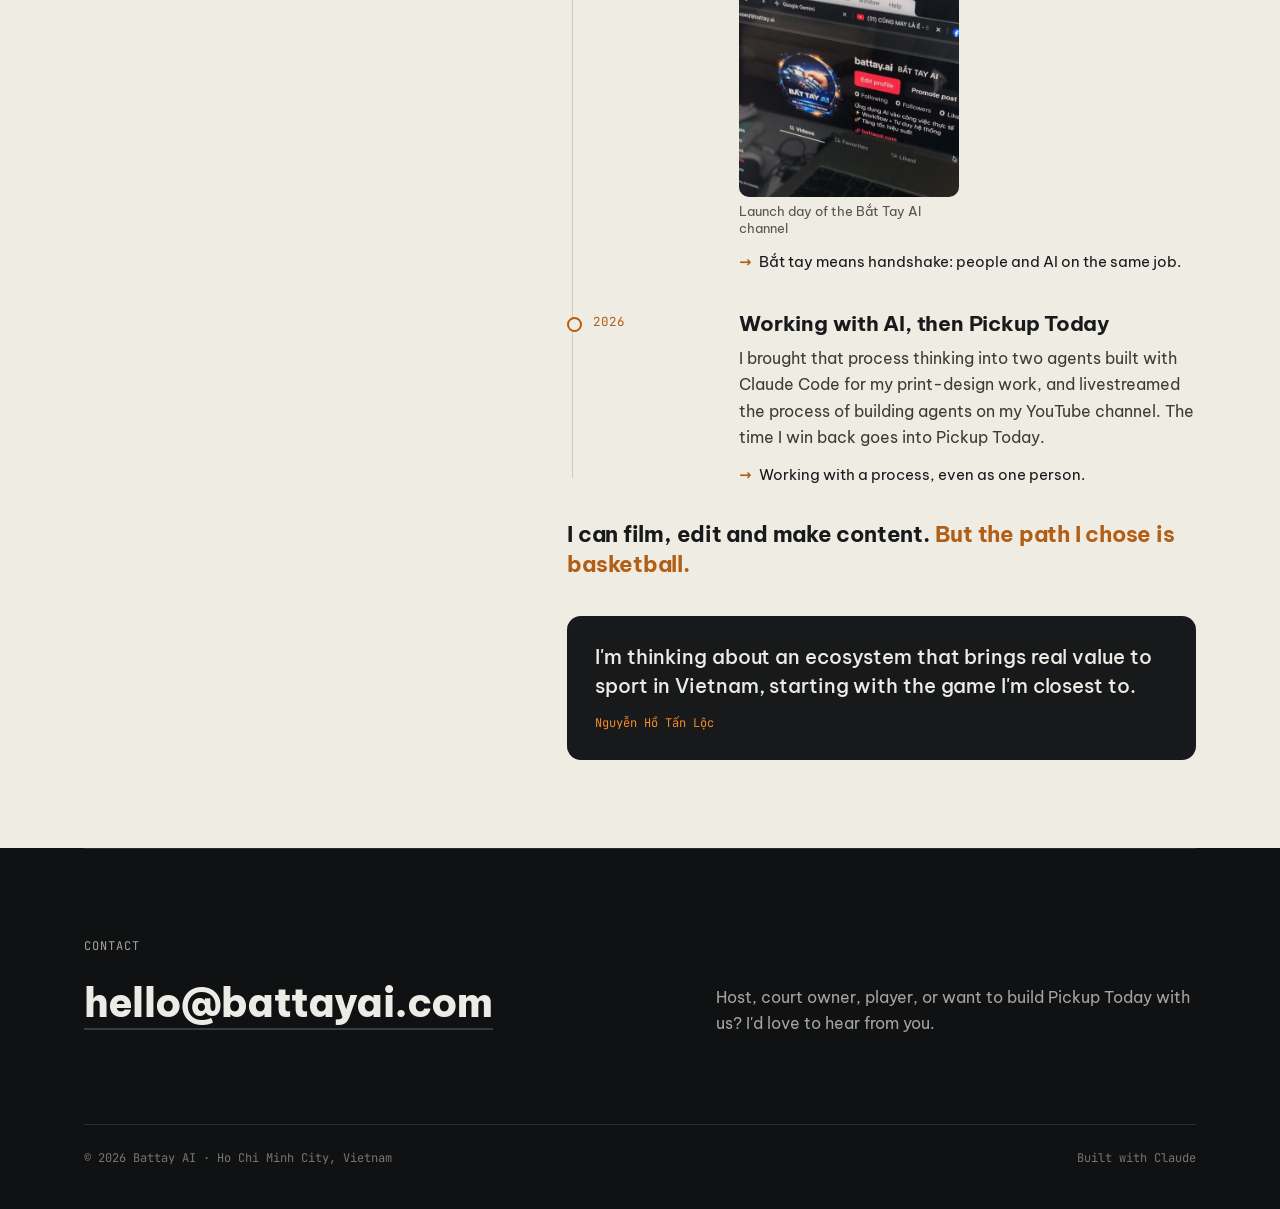
<file: founder/index.html>
<!DOCTYPE html>
<html lang="en">
<head>
<meta charset="UTF-8">
<meta name="viewport" content="width=device-width, initial-scale=1.0">
<title>Nguyễn Hồ Tấn Lộc — founder of Battay AI</title>
<meta name="description" content="The journey of the founder of Battay AI and Pickup Today: basketball since primary school, coaching, team media, video and working with AI.">
<link rel="canonical" href="https://www.battayai.com/founder/">
<link rel="alternate" hreflang="en" href="https://www.battayai.com/founder/">
<link rel="alternate" hreflang="vi" href="https://www.battayai.com/vi/nguoi-sang-lap/">
<link rel="icon" type="image/png" href="../assets/favicon.png">
<meta property="og:type" content="website">
<meta property="og:url" content="https://www.battayai.com/founder/">
<meta property="og:title" content="Battay AI — Pickup Today">
<meta property="og:description" content="Easier to find a game. Lighter to host. Built to keep you playing. Grassroots basketball, starting in Ho Chi Minh City.">
<meta property="og:image" content="https://www.battayai.com/assets/og.jpg">
<link rel="preconnect" href="https://fonts.googleapis.com">
<link rel="preconnect" href="https://fonts.gstatic.com" crossorigin>
<link href="https://fonts.googleapis.com/css2?family=Be+Vietnam+Pro:wght@400;500;600;700;800&family=JetBrains+Mono:wght@400;500&display=swap" rel="stylesheet">
<link rel="stylesheet" href="../assets/site.css">
</head>
<body>

<div class="wrap">
  <nav>
    <a class="wordmark" href="../" aria-label="Battay AI home">
      <svg viewBox="0 0 26 18" aria-hidden="true"><circle cx="9" cy="9" r="7.5" fill="none" stroke="#ecebe6" stroke-width="1.5"/><circle cx="17" cy="9" r="7.5" fill="none" stroke="#f58b28" stroke-width="1.5"/></svg>
      <b>Battay</b><i>AI</i>
    </a>
    <ul>
      <li class="sec"><a href="../#product">Pickup Today</a></li>
      <li class="sec"><a href="../#agents">Agents</a></li>
      <li class="sec"><a href="../#ecosystem">Vision</a></li>
      <li><a class="lang" href="../vi/nguoi-sang-lap/" hreflang="vi" lang="vi">Tiếng Việt</a></li>
    </ul>
  </nav>
    <a class="back" href="../">← Back to home</a>
</div>

<section class="paper" id="story">
  <div class="wrap story">
    <div class="side">
      <div class="label kicker">The story</div>
      <h2>Basketball has been with me since a size-5 ball.</h2>
      <p class="intro">I know others are already building ways to find players and run sessions. I still chose to build Pickup Today, because what the court and life have taught me push me to do this better.</p>
      <div class="who">
        <img src="../assets/founder.jpg" alt="Nguyễn Hồ Tấn Lộc">
        <div><b>Nguyễn Hồ Tấn Lộc</b><span>Founder, Battay AI · Ho Chi Minh City</span></div>
      </div>
    </div>
    <div>
      <ol class="journey">
        <li class="step"><div class="when">Primary to middle school</div><div class="what">
          <h3>A size-5 ball</h3>
          <p>I started playing in early primary school, with a size-5 ball made for small hands, and kept playing all through middle school.</p>
          <div class="media solo"><figure><img src="../assets/hanh-trinh/cap-2.jpg" alt="Me in middle school" loading="lazy"><figcaption>Middle school, shot on an iPhone 5</figcaption></figure></div>
          <p class="brings">I understand players from the inside, because I am one.</p>
        </div></li>
        <li class="step"><div class="when">Around 2017</div><div class="what">
          <h3>District 8 basketball team</h3>
          <p>I played for the District 8 basketball team. I still keep the photo of the whole team in purple in front of Phu Tho Arena.</p>
          <div class="media wide"><figure><img class="nat" src="../assets/hanh-trinh/doi-quan-8.jpg" alt="District 8 basketball team in front of Phu Tho Arena" loading="lazy"><figcaption>District 8 team at Phu Tho Arena; the orange ring is me, others blurred</figcaption></figure></div>
          <p class="brings">Organised basketball, seen from the player's side.</p>
        </div></li>
        <li class="step"><div class="when">Grade 10</div><div class="what">
          <h3>Third in my school, then a torn ligament</h3>
          <p>In grade 10 I placed third in my school's basketball competition. Then I tore a knee ligament and needed surgery. I came back with a different game: reading the floor, controlling the tempo, shooting from further out, and keeping my handle.</p>
          <div class="media wide"><figure><img class="nat" src="../assets/hanh-trinh/lop-10.jpg" alt="Me in grade 10, jersey number 10, at the school basketball competition" loading="lazy"><figcaption>Grade 10, number 10; the crowd behind is blurred</figcaption></figure></div>
          <p class="brings">Player safety is core, not an add-on.</p>
        </div></li>
        <li class="step"><div class="when">2020 – 2022</div><div class="what">
          <h3>Studying design, working as lead editor</h3>
          <p>In 2020 I started graphic design at Van Lang University. During the 2021 lockdown I taught myself to edit video; a self-introduction for a communication-skills class was one of the first videos on my YouTube channel. Also from 2021, I was the lead editor for Minh Khai Obstetrics: video for TikTok, Reels and YouTube, plus design. That job paid my way through university.</p>
          <div class="media three"><figure><img class="top" src="../assets/hanh-trinh/2021-bai-dang.jpg" alt="My 2021 post sharing a self-introduction video" loading="lazy"><figcaption>Self-introduction video for a class, 2021</figcaption></figure><figure><img class="top" src="../assets/hanh-trinh/2021-youtube.jpg" alt="My YouTube channel in 2021" loading="lazy"><figcaption>26 Jul 2021: 4 subscribers, 129 views</figcaption></figure><figure><img class="top" src="../assets/hanh-trinh/minh-khai.jpg" alt="Editing video for Minh Khai Obstetrics" loading="lazy"><figcaption>Editing for Minh Khai Obstetrics; the face in the video is blurred</figcaption></figure></div>
          <p class="brings">Learning by shipping real work, for a real audience.</p>
        </div></li>
        <li class="step"><div class="when">University years</div><div class="what">
          <h3>My first print job</h3>
          <p>My first print job was for a bird’s-nest brand, including a product shoot I set up myself. It showed me how media, design and print connect, and taught me to value the other trades in the chain.</p>
          <div class="media solo"><figure><img src="../assets/hanh-trinh/yen-sao.jpg" alt="Product shoot for a bird’s-nest brand" loading="lazy"><figcaption>Product shoot for my first print job</figcaption></figure></div>
          <p class="brings">Seeing the whole chain, from image to printed product.</p>
        </div></li>
        <li class="step"><div class="when">2024</div><div class="what">
          <h3>Training with a team, running its media, coaching</h3>
          <p>I trained with the SYS (Show Your Style) team and designed images and edited video for them. I learned a lot about how a team runs, how it trains, game knowledge and tactics, and took it back to the kids I coached at Eballs, first as a teaching assistant, then as an instructor. Each short basketball video I edited for the team reached 480 to 658 views on YouTube.</p>
          <div class="media three">
            <figure><img src="../assets/hanh-trinh/sys-tryouts.jpg" alt="Try-outs Basketball poster designed for the SYS team" loading="lazy"><figcaption>Try-out poster I designed for SYS</figcaption></figure>
            <figure><a href="https://www.youtube.com/shorts/EaIy3ULczr4"><img src="../assets/hanh-trinh/doi-short.jpg" alt="Short basketball video edited for the team" loading="lazy"></a><figcaption><a href="https://www.youtube.com/shorts/EaIy3ULczr4">A video I edited for the team</a> · YouTube</figcaption></figure>
            <figure><img src="../assets/hanh-trinh/eballs.jpg" alt="Me on the Eballs training court, camera on the floor" loading="lazy"><figcaption>Eballs training court, camera on the floor; students' faces blurred</figcaption></figure>
          </div>
          <p class="brings">Media for a team, and passing on what I learned to new players.</p>
        </div></li>
        <li class="step"><div class="when">2025</div><div class="what">
          <h3>Lead editor at AEC, teaching myself 3D</h3>
          <p>I was the lead editor at Au My Aquaculture Medicine (AEC), learned a lot and still keep good ties with former colleagues. There I taught myself Blender to build 3D product models; some 3D product visuals the company uses today were developed from models I built back then. I also built 3D medicine packaging to apply to a pharmaceutical company; I didn’t get that job.</p>
          <div class="media wide"><figure><img class="nat" src="../assets/hanh-trinh/aec-dong-san-pham.jpg" alt="AEC product line modelled in Blender" loading="lazy"><figcaption>AEC product line I modelled in Blender</figcaption></figure></div>
          <p class="brings">Adding 3D to my visual toolkit.</p>
        </div></li>
        <li class="step"><div class="when">Late 2025</div><div class="what">
          <h3>MSPORT, and the value of process</h3>
          <p>The portfolio of print jobs I put together got me into MSPORT, a car dashcam company. I joined to film and edit, but spent about 80% of my time on design and 20% on filming and editing. There I learned the value of process: checks, approvals, and doing every stage right.</p>
          <div class="media solo"><figure><img src="../assets/hanh-trinh/msport.jpg" alt="Editing desk at MSPORT" loading="lazy"><figcaption>My editing desk at MSPORT</figcaption></figure></div>
          <p class="brings">Process thinking, the base of how I built the Trúc and Hà agents.</p>
        </div></li>
        <li class="step"><div class="when">Early 2026</div><div class="what">
          <h3>Battay AI begins</h3>
          <p>The idea for Battay AI came, and I started on it that same day: the “Bắt Tay AI” channel, about putting AI to work on real jobs.</p>
          <div class="media solo"><figure><img src="../assets/hanh-trinh/battay-ra-mat.jpg" alt="The Bắt Tay AI channel on launch day" loading="lazy"><figcaption>Launch day of the Bắt Tay AI channel</figcaption></figure></div>
          <p class="brings">Bắt tay means handshake: people and AI on the same job.</p>
        </div></li>
        <li class="step"><div class="when">2026</div><div class="what">
          <h3>Working with AI, then Pickup Today</h3>
          <p>I brought that process thinking into two agents built with Claude Code for my print-design work, and livestreamed the process of building agents on my YouTube channel. The time I win back goes into Pickup Today.</p>
          <p class="brings">Working with a process, even as one person.</p>
        </div></li>
      </ol>
      <p class="creed">I can film, edit and make content. <span>But the path I chose is basketball.</span></p>
      <blockquote class="quote">
        <p>I'm thinking about an ecosystem that brings real value to sport in Vietnam, starting with the game I'm closest to.</p>
        <span>Nguyễn Hồ Tấn Lộc</span>
      </blockquote>
    </div>
  </div>
</section>

<div class="wrap">
  <section id="contact">
    <div class="contact">
      <div>
        <div class="label" style="margin-bottom:14px">Contact</div>
        <a class="mail" href="mailto:hello@battayai.com">hello@battayai.com</a>
      </div>
      <p>Host, court owner, player, or want to build Pickup Today with us? I'd love to hear from you.</p>
    </div>
  </section>
  <footer class="site"><span>© 2026 Battay AI · Ho Chi Minh City, Vietnam</span><span>Built with Claude</span></footer>
</div>

</body>
</html>
</file>
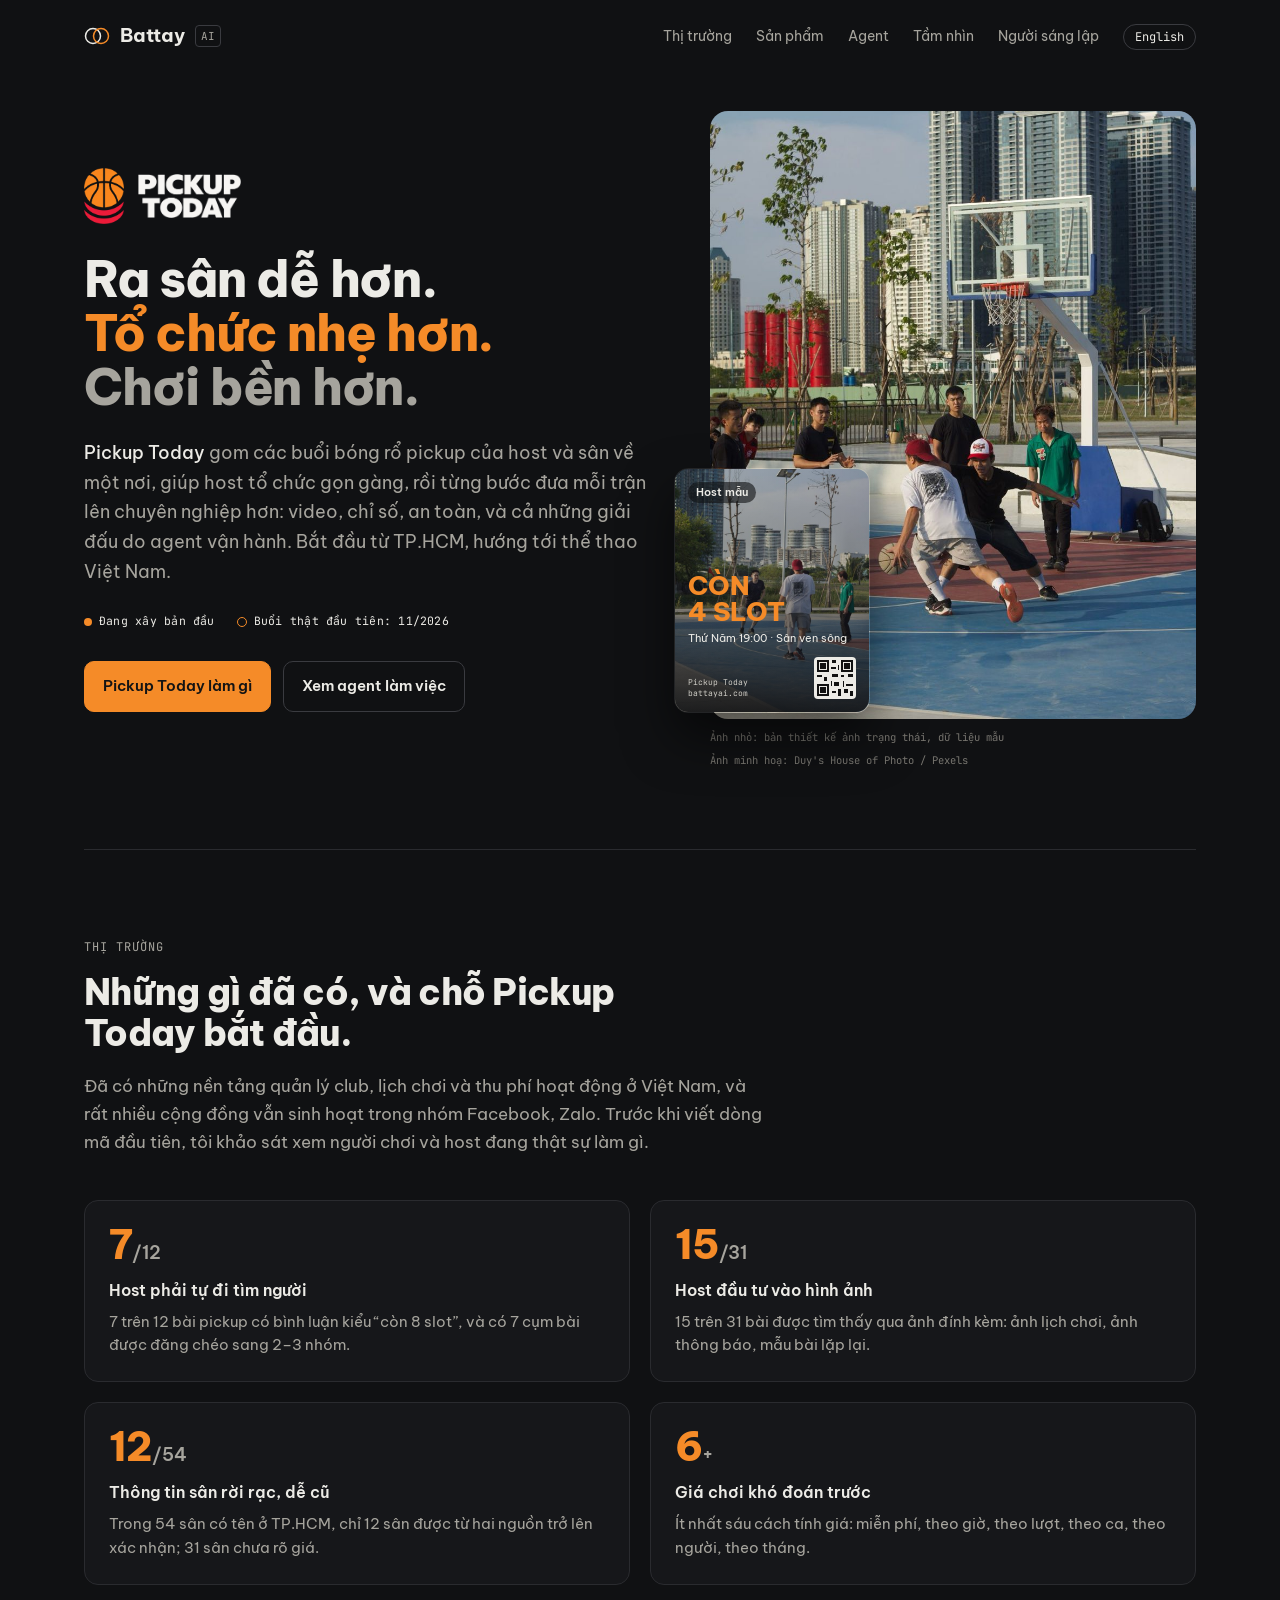
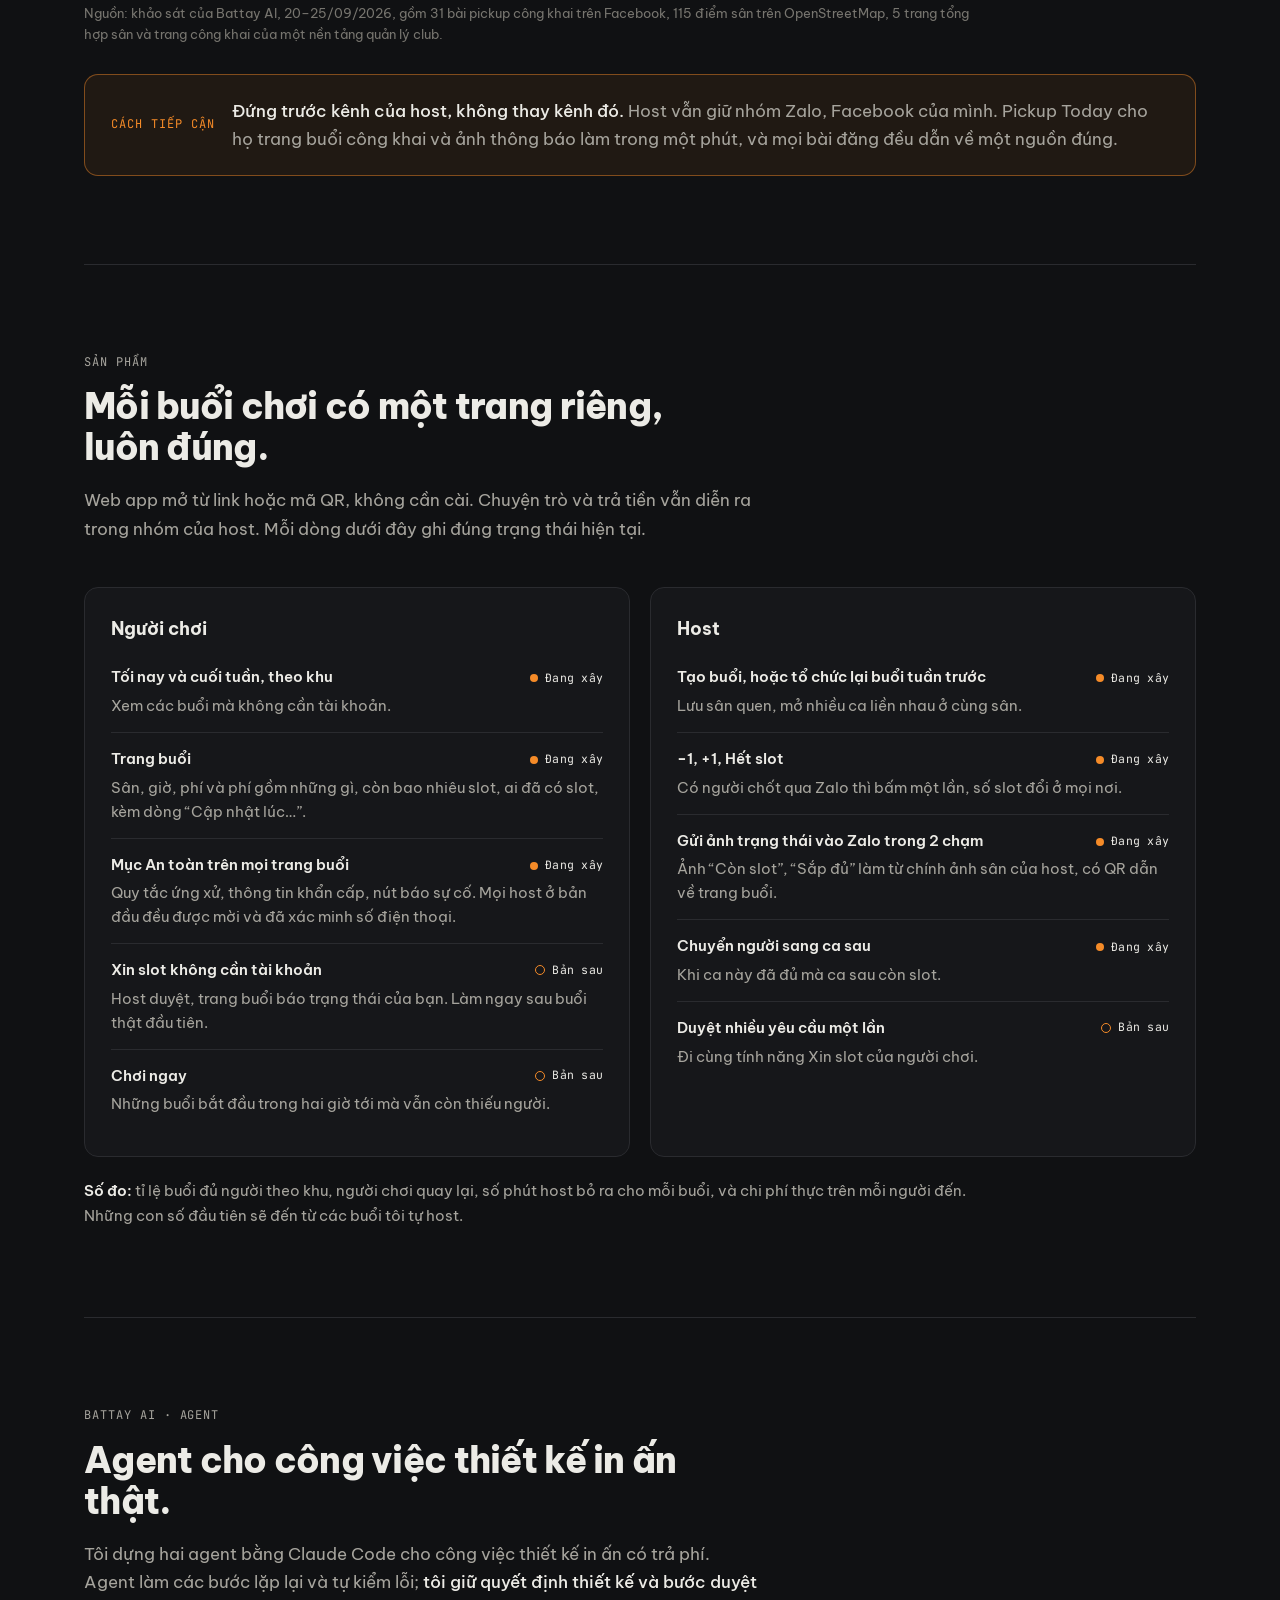
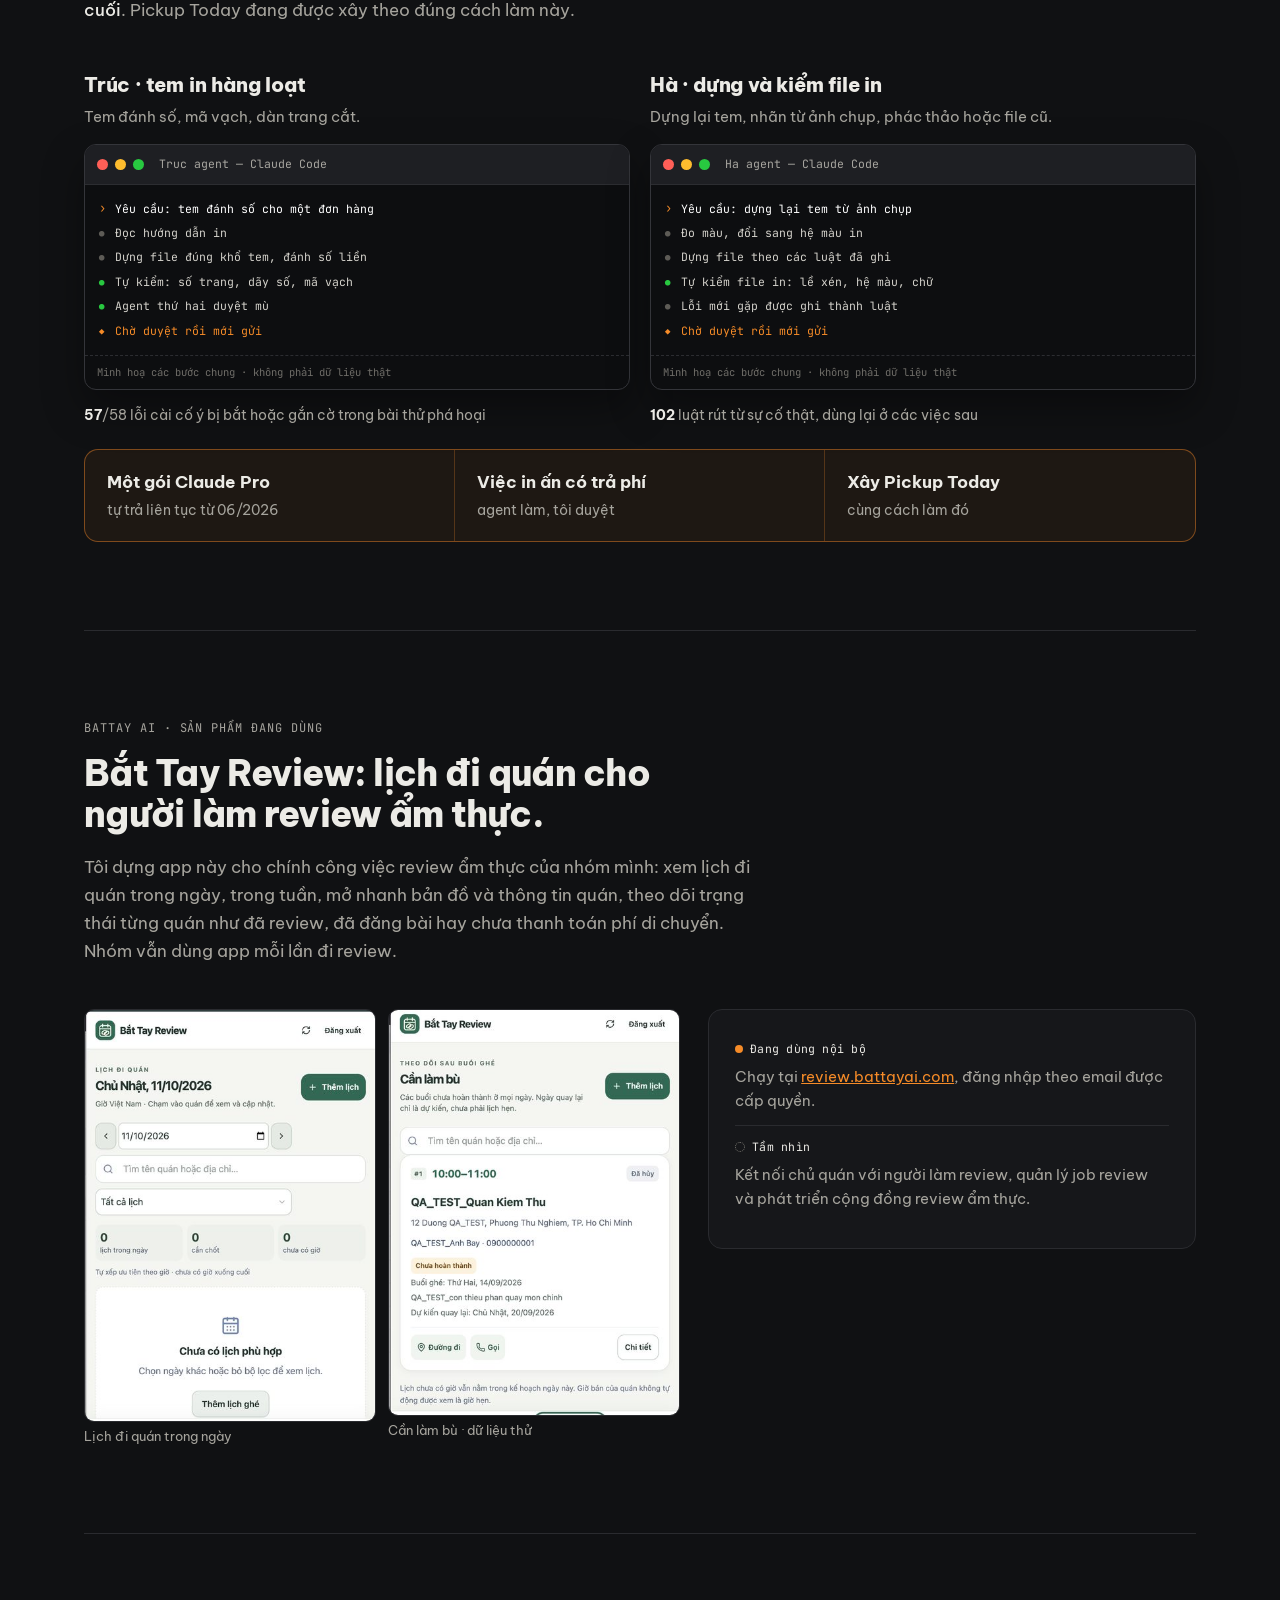
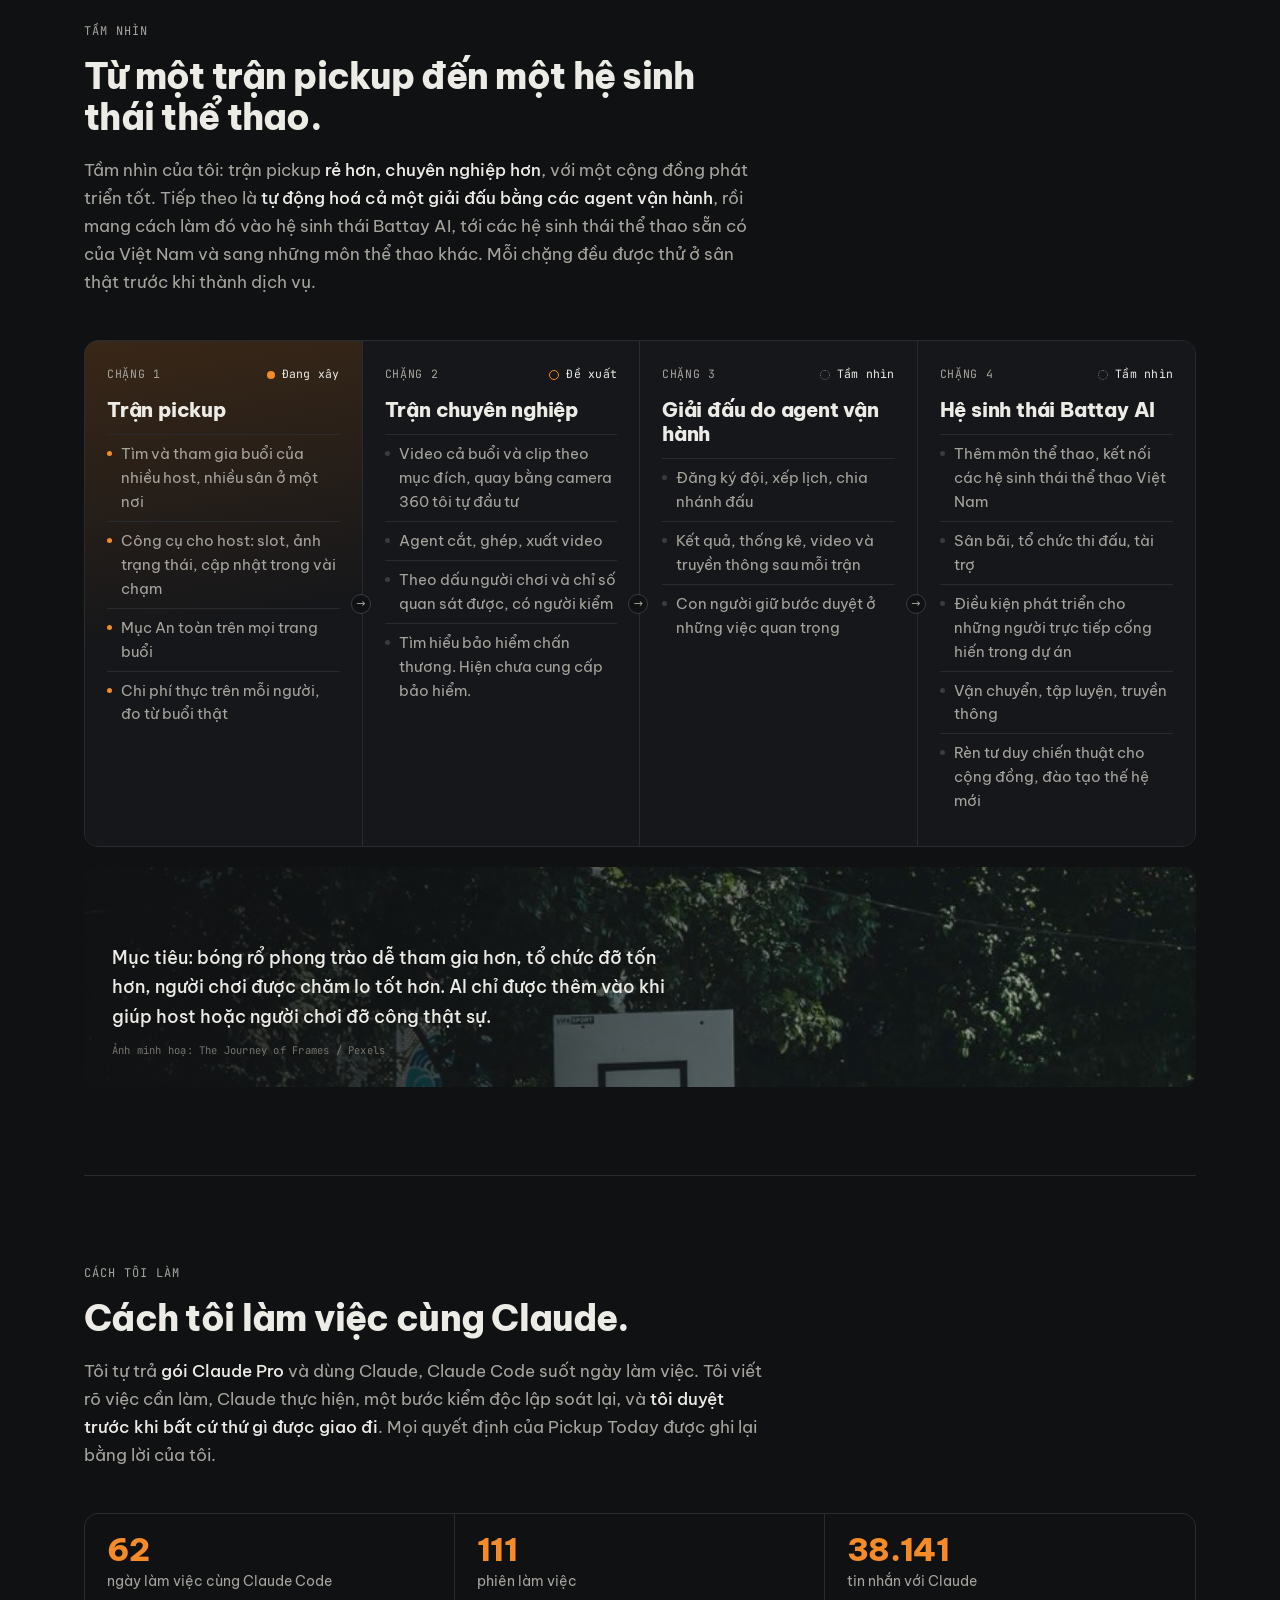
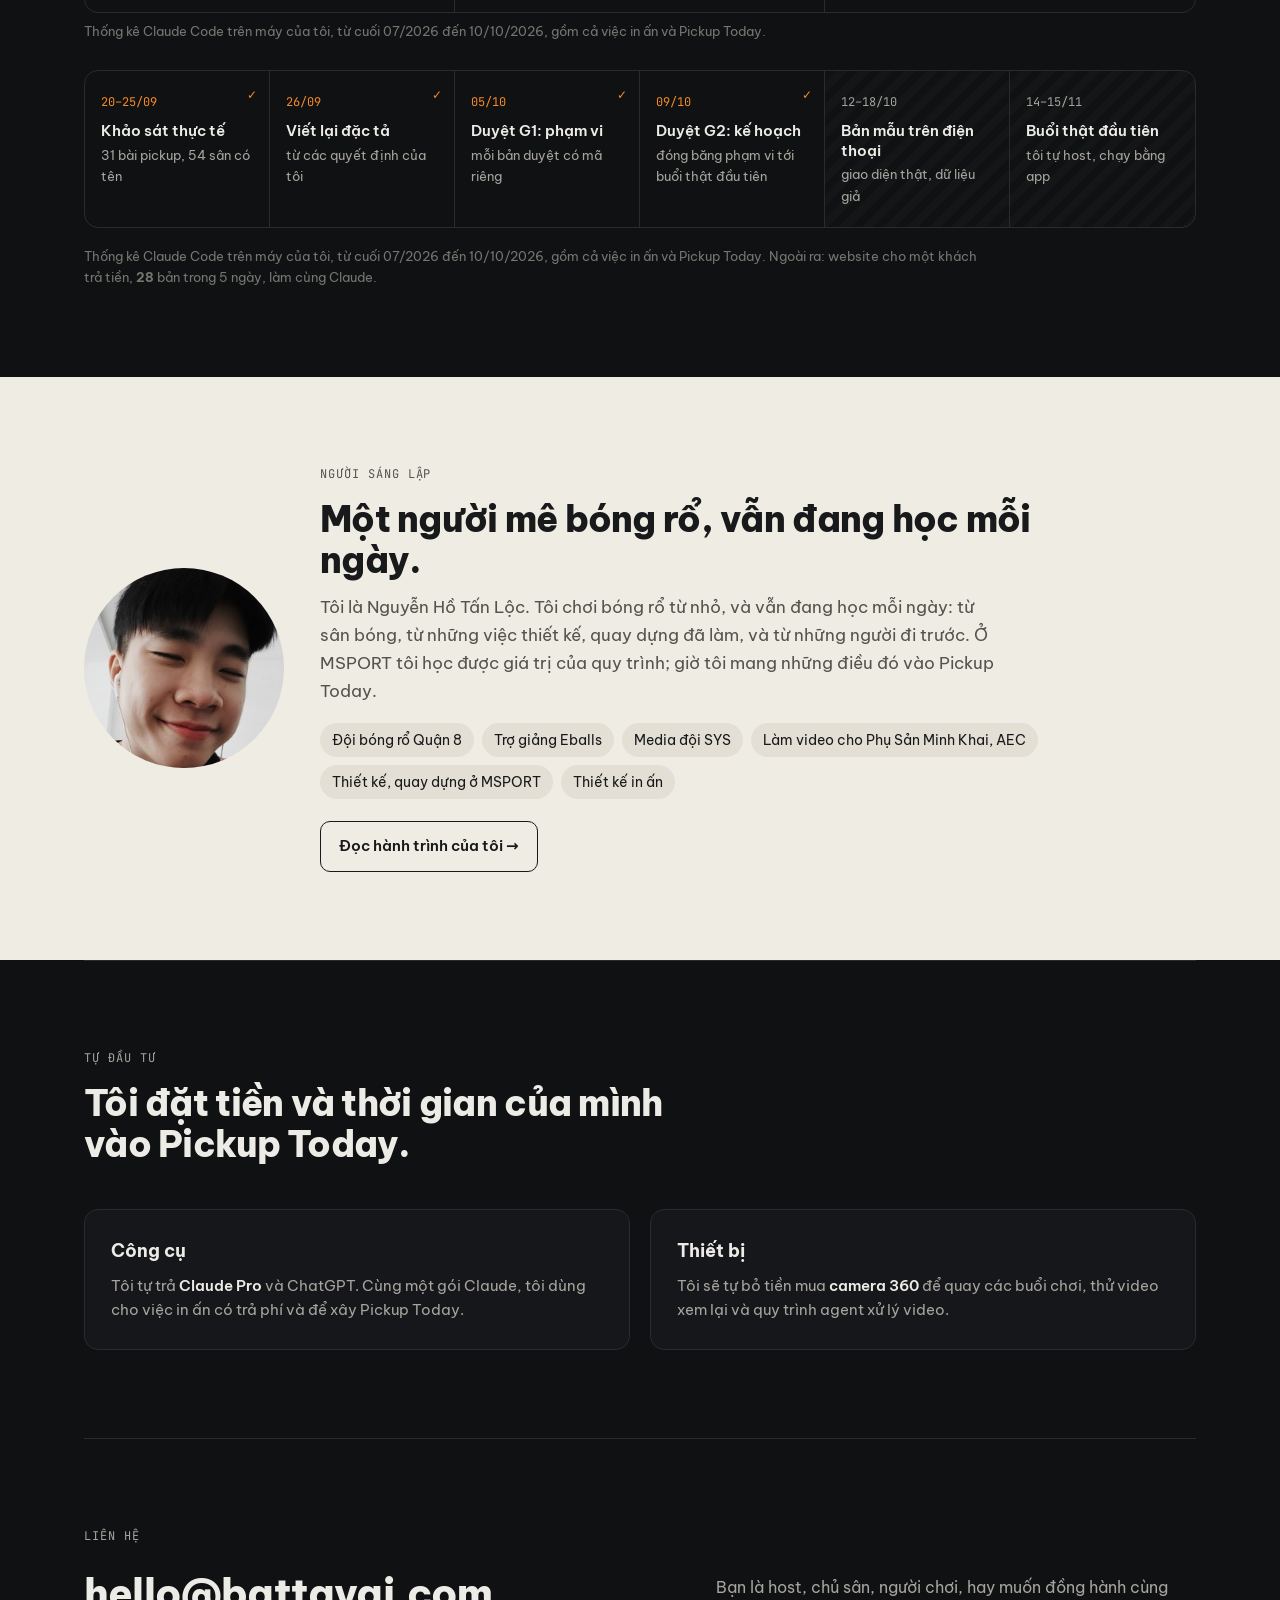
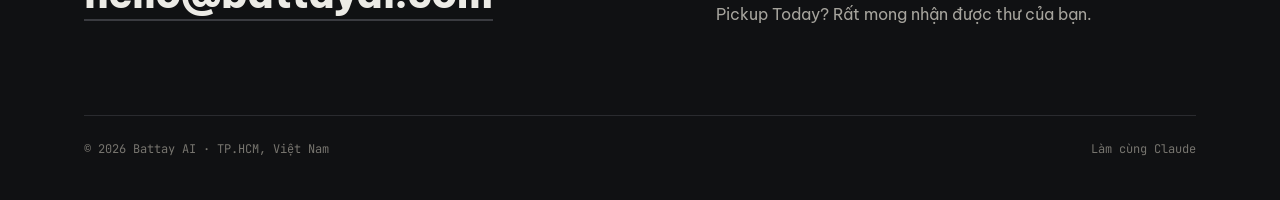
<file: vi/index.html>
<!DOCTYPE html>
<html lang="vi">
<head>
<meta charset="UTF-8">
<meta name="viewport" content="width=device-width, initial-scale=1.0">
<title>Battay AI — Pickup Today, bóng rổ phong trào Việt Nam</title>
<meta name="description" content="Pickup Today gom các buổi bóng rổ pickup của host và sân về một nơi, giúp host tổ chức gọn gàng, và từng bước xây một hệ sinh thái quanh mỗi trận đấu. Bắt đầu từ TP.HCM.">
<link rel="canonical" href="https://www.battayai.com/vi/">
<link rel="alternate" hreflang="en" href="https://www.battayai.com/">
<link rel="alternate" hreflang="vi" href="https://www.battayai.com/vi/">
<link rel="icon" type="image/png" href="../assets/favicon.png">
<meta property="og:type" content="website">
<meta property="og:url" content="https://www.battayai.com/vi/">
<meta property="og:title" content="Battay AI — Pickup Today">
<meta property="og:description" content="Ra sân dễ hơn. Tổ chức nhẹ hơn. Chơi bền hơn. Bóng rổ phong trào, bắt đầu từ TP.HCM.">
<meta property="og:image" content="https://www.battayai.com/assets/og.jpg">
<link rel="preconnect" href="https://fonts.googleapis.com">
<link rel="preconnect" href="https://fonts.gstatic.com" crossorigin>
<link href="https://fonts.googleapis.com/css2?family=Be+Vietnam+Pro:wght@400;500;600;700;800&family=JetBrains+Mono:wght@400;500&display=swap" rel="stylesheet">
<link rel="stylesheet" href="../assets/site.css">
</head>
<body>

<div class="wrap">
  <nav>
    <a class="wordmark" href="./" aria-label="Battay AI, trang chủ">
      <svg viewBox="0 0 26 18" aria-hidden="true"><circle cx="9" cy="9" r="7.5" fill="none" stroke="#ecebe6" stroke-width="1.5"/><circle cx="17" cy="9" r="7.5" fill="none" stroke="#f58b28" stroke-width="1.5"/></svg>
      <b>Battay</b><i>AI</i>
    </a>
    <ul>
      <li class="sec"><a href="#research">Thị trường</a></li>
      <li class="sec"><a href="#product">Sản phẩm</a></li>
      <li class="sec"><a href="#agents">Agent</a></li>
      <li class="sec"><a href="#ecosystem">Tầm nhìn</a></li>
      <li class="sec"><a href="nguoi-sang-lap/">Người sáng lập</a></li>
      <li><a class="lang" href="../" hreflang="en" lang="en">English</a></li>
    </ul>
  </nav>

  <header class="hero">
    <div>
      <div class="brand">
        <img class="icon" src="../assets/pt-icon.png" alt="">
        <img class="word" src="../assets/pt-wordmark.png" alt="Pickup Today">
      </div>
      <h1><span>Ra sân dễ hơn.</span><span>Tổ chức nhẹ hơn.</span><span>Chơi bền hơn.</span></h1>
      <p class="lede"><b>Pickup Today</b> gom các buổi bóng rổ pickup của host và sân về một nơi, giúp host tổ chức gọn gàng, rồi từng bước đưa mỗi trận lên chuyên nghiệp hơn: video, chỉ số, an toàn, và cả những giải đấu do agent vận hành. Bắt đầu từ TP.HCM, hướng tới thể thao Việt Nam.</p>
      <div class="facts">
        <span class="tag build">Đang xây bản đầu</span>
        <span class="tag next">Buổi thật đầu tiên: 11/2026</span>
      </div>
      <div class="cta">
        <a class="btn primary" href="#product">Pickup Today làm gì</a>
        <a class="btn" href="#agents">Xem agent làm việc</a>
      </div>
    </div>

    <figure class="shot">
      <div class="photo"><img src="../assets/anh/san-ven-song.jpg" alt="Một nhóm bạn chơi bóng rổ ở sân ven sông, TP.HCM"></div>
      <div class="status-img" aria-label="Bản thiết kế ảnh trạng thái với dữ liệu mẫu">
        <img src="../assets/anh/tran-2-dau-2.jpg" alt="">
        <div class="veil"></div>
        <div class="in">
          <span class="host">Host mẫu</span>
          <div>
            <div class="big">CÒN<br>4 SLOT</div>
            <div class="when">Thứ Năm 19:00 · Sân ven sông</div>
            <div class="foot"><small>Pickup Today<br>battayai.com</small><div class="qr"><svg viewBox="0 0 21 21" shape-rendering="crispEdges" aria-hidden="true"><path fill="#111" fill-rule="evenodd" d="M0 0h7v7H0zM1 1v5h5V1zM2 2h3v3H2zM14 0h7v7h-7zM15 1v5h5V1zM16 2h3v3h-3zM0 14h7v7H0zM1 15v5h5v-5zM2 16h3v3H2zM9 0h2v2H9zM12 3h1v3h-1zM8 4h3v1H8zM9 8h3v2H9zM14 9h2v1h-2zM18 8h3v2h-3zM0 9h3v1H0zM4 10h2v2H4zM8 12h1v3H8zM10 13h3v2h-3zM15 12h1v4h-1zM17 14h4v1h-4zM12 17h2v4h-2zM9 18h2v1H9zM16 17h2v2h-2zM19 18h2v3h-2z"/></svg></div></div>
          </div>
        </div>
      </div>
      <figcaption class="caps"><span>Ảnh nhỏ: bản thiết kế ảnh trạng thái, dữ liệu mẫu</span><span>Ảnh minh hoạ: Duy's House of Photo / Pexels</span></figcaption>
    </figure>
  </header>
</div>


<div class="wrap">
  <section id="research">
    <div class="head">
      <div class="label kicker">Thị trường</div>
      <h2>Những gì đã có, và chỗ Pickup Today bắt đầu.</h2>
      <p class="intro">Đã có những nền tảng quản lý club, lịch chơi và thu phí hoạt động ở Việt Nam, và rất nhiều cộng đồng vẫn sinh hoạt trong nhóm Facebook, Zalo. Trước khi viết dòng mã đầu tiên, tôi khảo sát xem người chơi và host đang thật sự làm gì.</p>
    </div>
    <div class="research">
      <div class="fact"><div class="n">7<small>/12</small></div><h3>Host phải tự đi tìm người</h3><p>7 trên 12 bài pickup có bình luận kiểu “còn 8 slot”, và có 7 cụm bài được đăng chéo sang 2–3 nhóm.</p></div>
      <div class="fact"><div class="n">15<small>/31</small></div><h3>Host đầu tư vào hình ảnh</h3><p>15 trên 31 bài được tìm thấy qua ảnh đính kèm: ảnh lịch chơi, ảnh thông báo, mẫu bài lặp lại.</p></div>
      <div class="fact"><div class="n">12<small>/54</small></div><h3>Thông tin sân rời rạc, dễ cũ</h3><p>Trong 54 sân có tên ở TP.HCM, chỉ 12 sân được từ hai nguồn trở lên xác nhận; 31 sân chưa rõ giá.</p></div>
      <div class="fact"><div class="n">6<small>+</small></div><h3>Giá chơi khó đoán trước</h3><p>Ít nhất sáu cách tính giá: miễn phí, theo giờ, theo lượt, theo ca, theo người, theo tháng.</p></div>
    </div>
    <p class="source">Nguồn: khảo sát của Battay AI, 20–25/09/2026, gồm 31 bài pickup công khai trên Facebook, 115 điểm sân trên OpenStreetMap, 5 trang tổng hợp sân và trang công khai của một nền tảng quản lý club.</p>
    <div class="principle">
      <span class="label">Cách tiếp cận</span>
      <p>Đứng trước kênh của host, không thay kênh đó. <span>Host vẫn giữ nhóm Zalo, Facebook của mình. Pickup Today cho họ trang buổi công khai và ảnh thông báo làm trong một phút, và mọi bài đăng đều dẫn về một nguồn đúng.</span></p>
    </div>
  </section>

  <section id="product">
    <div class="head">
      <div class="label kicker">Sản phẩm</div>
      <h2>Mỗi buổi chơi có một trang riêng, luôn đúng.</h2>
      <p class="intro">Web app mở từ link hoặc mã QR, không cần cài. Chuyện trò và trả tiền vẫn diễn ra trong nhóm của host. Mỗi dòng dưới đây ghi đúng trạng thái hiện tại.</p>
    </div>
    <div class="cols">
      <div class="card">
        <h3>Người chơi</h3>
        <ul class="feat">
          <li><b>Tối nay và cuối tuần, theo khu</b><span class="tag build">Đang xây</span><span class="d">Xem các buổi mà không cần tài khoản.</span></li>
          <li><b>Trang buổi</b><span class="tag build">Đang xây</span><span class="d">Sân, giờ, phí và phí gồm những gì, còn bao nhiêu slot, ai đã có slot, kèm dòng “Cập nhật lúc…”.</span></li>
          <li><b>Mục An toàn trên mọi trang buổi</b><span class="tag build">Đang xây</span><span class="d">Quy tắc ứng xử, thông tin khẩn cấp, nút báo sự cố. Mọi host ở bản đầu đều được mời và đã xác minh số điện thoại.</span></li>
          <li><b>Xin slot không cần tài khoản</b><span class="tag next">Bản sau</span><span class="d">Host duyệt, trang buổi báo trạng thái của bạn. Làm ngay sau buổi thật đầu tiên.</span></li>
          <li><b>Chơi ngay</b><span class="tag next">Bản sau</span><span class="d">Những buổi bắt đầu trong hai giờ tới mà vẫn còn thiếu người.</span></li>
        </ul>
      </div>
      <div class="card">
        <h3>Host</h3>
        <ul class="feat">
          <li><b>Tạo buổi, hoặc tổ chức lại buổi tuần trước</b><span class="tag build">Đang xây</span><span class="d">Lưu sân quen, mở nhiều ca liền nhau ở cùng sân.</span></li>
          <li><b>−1, +1, Hết slot</b><span class="tag build">Đang xây</span><span class="d">Có người chốt qua Zalo thì bấm một lần, số slot đổi ở mọi nơi.</span></li>
          <li><b>Gửi ảnh trạng thái vào Zalo trong 2 chạm</b><span class="tag build">Đang xây</span><span class="d">Ảnh “Còn slot”, “Sắp đủ” làm từ chính ảnh sân của host, có QR dẫn về trang buổi.</span></li>
          <li><b>Chuyển người sang ca sau</b><span class="tag build">Đang xây</span><span class="d">Khi ca này đã đủ mà ca sau còn slot.</span></li>
          <li><b>Duyệt nhiều yêu cầu một lần</b><span class="tag next">Bản sau</span><span class="d">Đi cùng tính năng Xin slot của người chơi.</span></li>
        </ul>
      </div>
    </div>
    <p class="note"><b>Số đo:</b> tỉ lệ buổi đủ người theo khu, người chơi quay lại, số phút host bỏ ra cho mỗi buổi, và chi phí thực trên mỗi người đến. Những con số đầu tiên sẽ đến từ các buổi tôi tự host.</p>
  </section>

  <section id="agents">
    <div class="head">
      <div class="label kicker">Battay AI · Agent</div>
      <h2>Agent cho công việc thiết kế in ấn thật.</h2>
      <p class="intro">Tôi dựng hai agent bằng Claude Code cho công việc thiết kế in ấn có trả phí. Agent làm các bước lặp lại và tự kiểm lỗi; <b>tôi giữ quyết định thiết kế và bước duyệt cuối</b>. Pickup Today đang được xây theo đúng cách làm này.</p>
    </div>
    <div class="agents">
      <div class="agent">
        <h3>Trúc · tem in hàng loạt</h3>
        <p class="role">Tem đánh số, mã vạch, dàn trang cắt.</p>
        <div class="macwin">
          <div class="mw-bar"><i></i><i></i><i></i><span>Truc agent — Claude Code</span></div>
          <div class="mw-log">
            <p class="me">Yêu cầu: tem đánh số cho một đơn hàng</p>
            <p>Đọc hướng dẫn in</p>
            <p>Dựng file đúng khổ tem, đánh số liền</p>
            <p class="ok">Tự kiểm: số trang, dãy số, mã vạch</p>
            <p class="ok">Agent thứ hai duyệt mù</p>
            <p class="wait">Chờ duyệt rồi mới gửi</p>
          </div>
          <div class="mw-foot">Minh hoạ các bước chung · không phải dữ liệu thật</div>
        </div>
        <div class="nums"><span><b>57</b>/58 lỗi cài cố ý bị bắt hoặc gắn cờ trong bài thử phá hoại</span></div>
      </div>
      <div class="agent">
        <h3>Hà · dựng và kiểm file in</h3>
        <p class="role">Dựng lại tem, nhãn từ ảnh chụp, phác thảo hoặc file cũ.</p>
        <div class="macwin">
          <div class="mw-bar"><i></i><i></i><i></i><span>Ha agent — Claude Code</span></div>
          <div class="mw-log">
            <p class="me">Yêu cầu: dựng lại tem từ ảnh chụp</p>
            <p>Đo màu, đổi sang hệ màu in</p>
            <p>Dựng file theo các luật đã ghi</p>
            <p class="ok">Tự kiểm file in: lề xén, hệ màu, chữ</p>
            <p>Lỗi mới gặp được ghi thành luật</p>
            <p class="wait">Chờ duyệt rồi mới gửi</p>
          </div>
          <div class="mw-foot">Minh hoạ các bước chung · không phải dữ liệu thật</div>
        </div>
        <div class="nums"><span><b>102</b> luật rút từ sự cố thật, dùng lại ở các việc sau</span></div>
      </div>
    </div>
    <div class="oneplan">
      <div><b>Một gói Claude Pro</b><span>tự trả liên tục từ 06/2026</span></div>
      <div><b>Việc in ấn có trả phí</b><span>agent làm, tôi duyệt</span></div>
      <div><b>Xây Pickup Today</b><span>cùng cách làm đó</span></div>
    </div>
  </section>

  <section id="review">
    <div class="head">
      <div class="label kicker">Battay AI · Sản phẩm đang dùng</div>
      <h2>Bắt Tay Review: lịch đi quán cho người làm review ẩm thực.</h2>
      <p class="intro">Tôi dựng app này cho chính công việc review ẩm thực của nhóm mình: xem lịch đi quán trong ngày, trong tuần, mở nhanh bản đồ và thông tin quán, theo dõi trạng thái từng quán như đã review, đã đăng bài hay chưa thanh toán phí di chuyển. Nhóm vẫn dùng app mỗi lần đi review.</p>
    </div>
    <div class="btr">
      <div class="media two">
        <figure><img class="nat" src="../assets/btr/lich-trong-ngay.jpg" alt="Bắt Tay Review: lịch đi quán trong ngày" loading="lazy"><figcaption>Lịch đi quán trong ngày</figcaption></figure>
        <figure><img class="nat" src="../assets/btr/can-lam-bu.jpg" alt="Bắt Tay Review: danh sách cần làm bù với dữ liệu thử" loading="lazy"><figcaption>Cần làm bù · dữ liệu thử</figcaption></figure>
      </div>
      <div class="card">
        <ul>
          <li><span class="tag build">Đang dùng nội bộ</span><span class="d">Chạy tại <a href="https://review.battayai.com">review.battayai.com</a>, đăng nhập theo email được cấp quyền.</span></li>
          <li><span class="tag vision">Tầm nhìn</span><span class="d">Kết nối chủ quán với người làm review, quản lý job review và phát triển cộng đồng review ẩm thực.</span></li>
        </ul>
      </div>
    </div>
  </section>

  <section id="ecosystem">
    <div class="head">
      <div class="label kicker">Tầm nhìn</div>
      <h2>Từ một trận pickup đến một hệ sinh thái thể thao.</h2>
      <p class="intro">Tầm nhìn của tôi: trận pickup <b>rẻ hơn, chuyên nghiệp hơn</b>, với một cộng đồng phát triển tốt. Tiếp theo là <b>tự động hoá cả một giải đấu bằng các agent vận hành</b>, rồi mang cách làm đó vào hệ sinh thái Battay AI, tới các hệ sinh thái thể thao sẵn có của Việt Nam và sang những môn thể thao khác. Mỗi chặng đều được thử ở sân thật trước khi thành dịch vụ.</p>
    </div>
    <ol class="horizons">
      <li class="hz now">
        <div class="hz-top"><span class="k">Chặng 1</span><span class="tag build">Đang xây</span></div>
        <h3>Trận pickup</h3>
        <ul>
          <li>Tìm và tham gia buổi của nhiều host, nhiều sân ở một nơi</li>
          <li>Công cụ cho host: slot, ảnh trạng thái, cập nhật trong vài chạm</li>
          <li>Mục An toàn trên mọi trang buổi</li>
          <li>Chi phí thực trên mỗi người, đo từ buổi thật</li>
        </ul>
      </li>
      <li class="hz">
        <div class="hz-top"><span class="k">Chặng 2</span><span class="tag next">Đề xuất</span></div>
        <h3>Trận chuyên nghiệp</h3>
        <ul>
          <li>Video cả buổi và clip theo mục đích, quay bằng camera 360 tôi tự đầu tư</li>
          <li>Agent cắt, ghép, xuất video</li>
          <li>Theo dấu người chơi và chỉ số quan sát được, có người kiểm</li>
          <li>Tìm hiểu bảo hiểm chấn thương. Hiện chưa cung cấp bảo hiểm.</li>
        </ul>
      </li>
      <li class="hz">
        <div class="hz-top"><span class="k">Chặng 3</span><span class="tag vision">Tầm nhìn</span></div>
        <h3>Giải đấu do agent vận hành</h3>
        <ul>
          <li>Đăng ký đội, xếp lịch, chia nhánh đấu</li>
          <li>Kết quả, thống kê, video và truyền thông sau mỗi trận</li>
          <li>Con người giữ bước duyệt ở những việc quan trọng</li>
        </ul>
      </li>
      <li class="hz">
        <div class="hz-top"><span class="k">Chặng 4</span><span class="tag vision">Tầm nhìn</span></div>
        <h3>Hệ sinh thái Battay AI</h3>
        <ul>
          <li>Thêm môn thể thao, kết nối các hệ sinh thái thể thao Việt Nam</li>
          <li>Sân bãi, tổ chức thi đấu, tài trợ</li>
          <li>Điều kiện phát triển cho những người trực tiếp cống hiến trong dự án</li>
          <li>Vận chuyển, tập luyện, truyền thông</li>
          <li>Rèn tư duy chiến thuật cho cộng đồng, đào tạo thế hệ mới</li>
        </ul>
      </li>
    </ol>
    <div class="band">
      <img src="../assets/anh/san-tan-cay.jpg" alt="Sân bóng rổ dưới tán cây ở TP.HCM">
      <div class="in">
        <p>Mục tiêu: bóng rổ phong trào dễ tham gia hơn, tổ chức đỡ tốn hơn, người chơi được chăm lo tốt hơn. AI chỉ được thêm vào khi giúp host hoặc người chơi đỡ công thật sự.</p>
        <span class="credit">Ảnh minh hoạ: The Journey of Frames / Pexels</span>
      </div>
    </div>
  </section>

  <section id="claude">
    <div class="head">
      <div class="label kicker">Cách tôi làm</div>
      <h2>Cách tôi làm việc cùng Claude.</h2>
      <p class="intro">Tôi tự trả <b>gói Claude Pro</b> và dùng Claude, Claude Code suốt ngày làm việc. Tôi viết rõ việc cần làm, Claude thực hiện, một bước kiểm độc lập soát lại, và <b>tôi duyệt trước khi bất cứ thứ gì được giao đi</b>. Mọi quyết định của Pickup Today được ghi lại bằng lời của tôi.</p>
    </div>
    <div class="usage"><div><b>62</b><span>ngày làm việc cùng Claude Code</span></div><div><b>111</b><span>phiên làm việc</span></div><div><b>38.141</b><span>tin nhắn với Claude</span></div></div>
    <p class="source" style="margin:0 0 28px">Thống kê Claude Code trên máy của tôi, từ cuối 07/2026 đến 10/10/2026, gồm cả việc in ấn và Pickup Today.</p>
    <ol class="timeline" aria-label="Tiến độ Pickup Today năm 2026">
      <li class="done"><span class="d">20–25/09</span><b>Khảo sát thực tế</b><span>31 bài pickup, 54 sân có tên</span></li>
      <li class="done"><span class="d">26/09</span><b>Viết lại đặc tả</b><span>từ các quyết định của tôi</span></li>
      <li class="done"><span class="d">05/10</span><b>Duyệt G1: phạm vi</b><span>mỗi bản duyệt có mã riêng</span></li>
      <li class="done"><span class="d">09/10</span><b>Duyệt G2: kế hoạch</b><span>đóng băng phạm vi tới buổi thật đầu tiên</span></li>
      <li class="ahead"><span class="d">12–18/10</span><b>Bản mẫu trên điện thoại</b><span>giao diện thật, dữ liệu giả</span></li>
      <li class="ahead"><span class="d">14–15/11</span><b>Buổi thật đầu tiên</b><span>tôi tự host, chạy bằng app</span></li>
    </ol>
    <p class="source">Thống kê Claude Code trên máy của tôi, từ cuối 07/2026 đến 10/10/2026, gồm cả việc in ấn và Pickup Today. Ngoài ra: website cho một khách trả tiền, <b>28</b> bản trong 5 ngày, làm cùng Claude.</p>
  </section>

</div>

<section class="paper" id="founder">
  <div class="wrap teaser">
    <img src="../assets/founder.jpg" alt="Nguyễn Hồ Tấn Lộc">
    <div>
      <div class="label kicker">Người sáng lập</div>
      <h2>Một người mê bóng rổ, vẫn đang học mỗi ngày.</h2>
      <p class="intro">Tôi là Nguyễn Hồ Tấn Lộc. Tôi chơi bóng rổ từ nhỏ, và vẫn đang học mỗi ngày: từ sân bóng, từ những việc thiết kế, quay dựng đã làm, và từ những người đi trước. Ở MSPORT tôi học được giá trị của quy trình; giờ tôi mang những điều đó vào Pickup Today.</p>
      <div class="chips"><span>Đội bóng rổ Quận 8</span><span>Trợ giảng Eballs</span><span>Media đội SYS</span><span>Làm video cho Phụ Sản Minh Khai, AEC</span><span>Thiết kế, quay dựng ở MSPORT</span><span>Thiết kế in ấn</span></div>
      <a class="btn" href="nguoi-sang-lap/">Đọc hành trình của tôi →</a>
    </div>
  </div>
</section>

<div class="wrap">
  <section id="invest">
    <div class="head">
      <div class="label kicker">Tự đầu tư</div>
      <h2>Tôi đặt tiền và thời gian của mình vào Pickup Today.</h2>
    </div>
    <div class="invest">
      <div class="card"><h3>Công cụ</h3><p>Tôi tự trả <b>Claude Pro</b> và ChatGPT. Cùng một gói Claude, tôi dùng cho việc in ấn có trả phí và để xây Pickup Today.</p></div>
      <div class="card"><h3>Thiết bị</h3><p>Tôi sẽ tự bỏ tiền mua <b>camera 360</b> để quay các buổi chơi, thử video xem lại và quy trình agent xử lý video.</p></div>
    </div>
  </section>

  <section id="contact">
    <div class="contact">
      <div>
        <div class="label" style="margin-bottom:14px">Liên hệ</div>
        <a class="mail" href="mailto:hello@battayai.com">hello@battayai.com</a>
      </div>
      <p>Bạn là host, chủ sân, người chơi, hay muốn đồng hành cùng Pickup Today? Rất mong nhận được thư của bạn.</p>
    </div>
  </section>

  <footer class="site"><span>© 2026 Battay AI · TP.HCM, Việt Nam</span><span>Làm cùng Claude</span></footer>
</div>

</body>
</html>
</file>
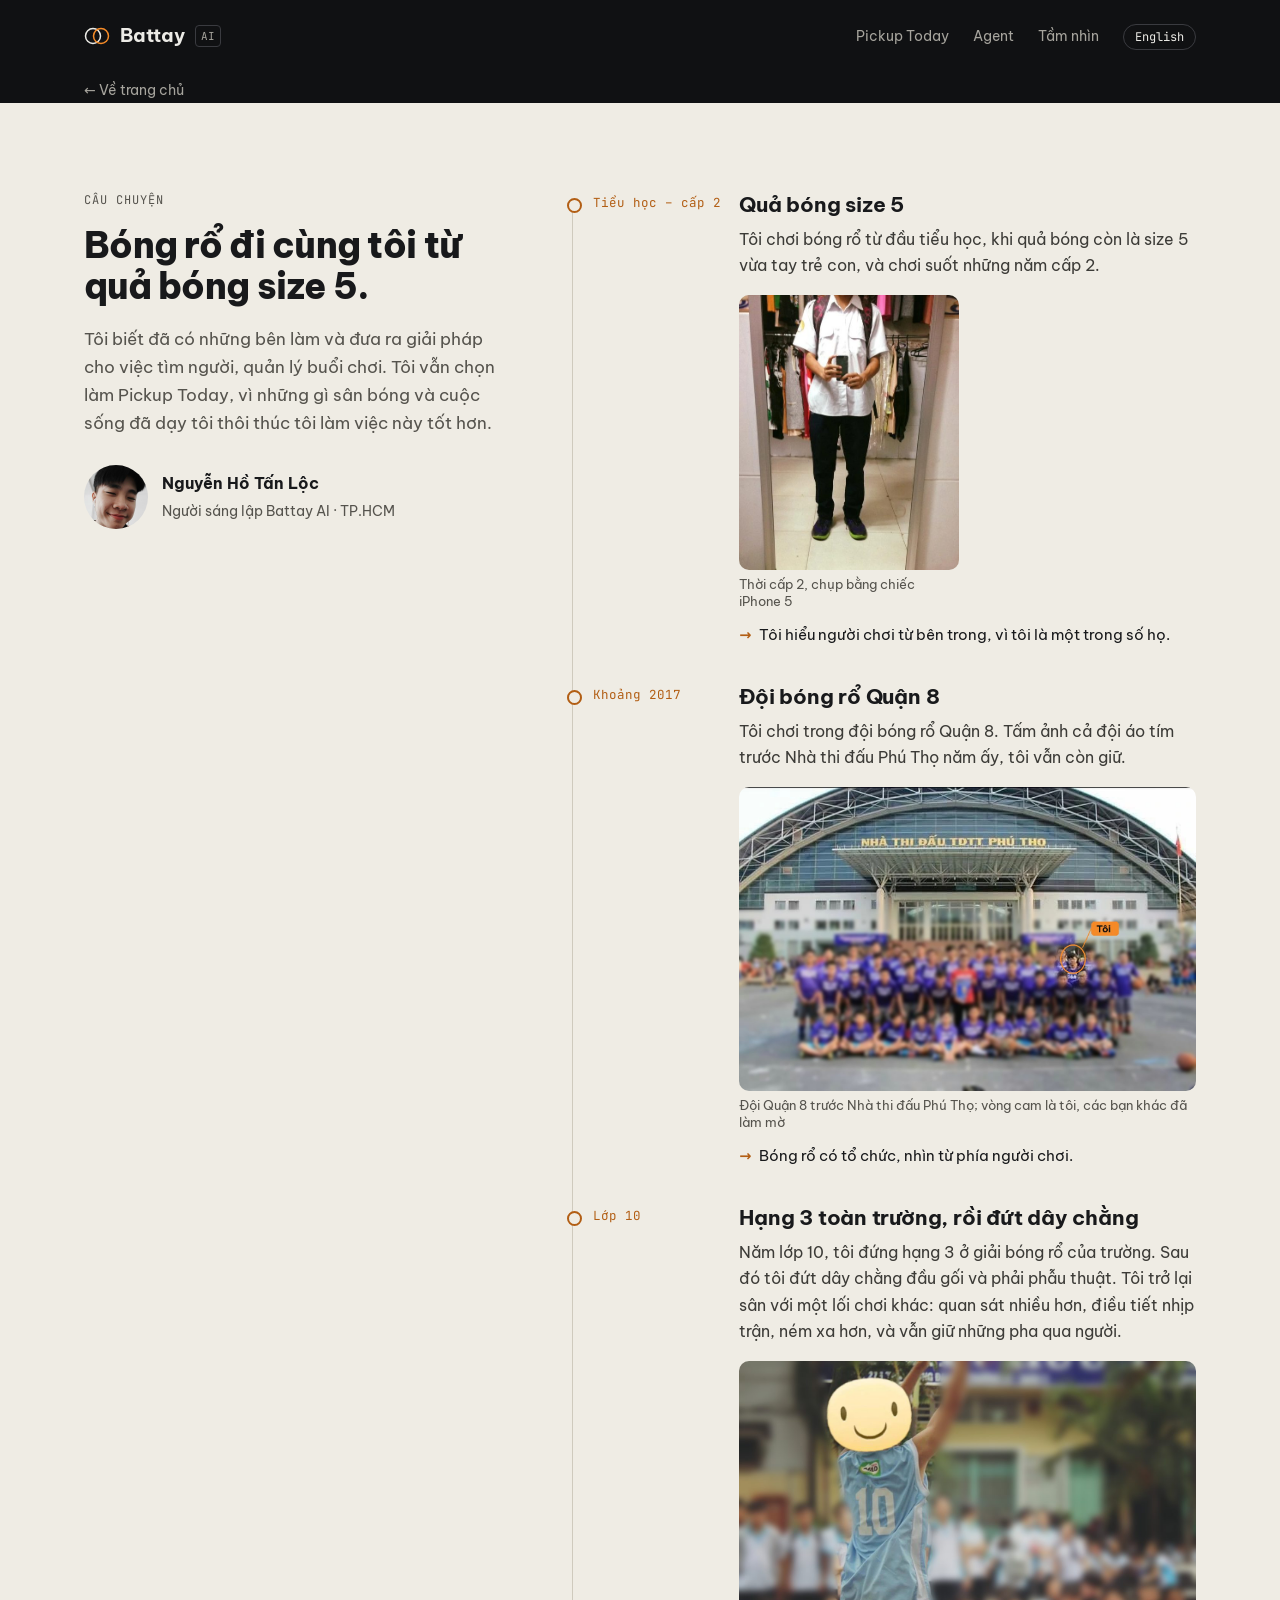
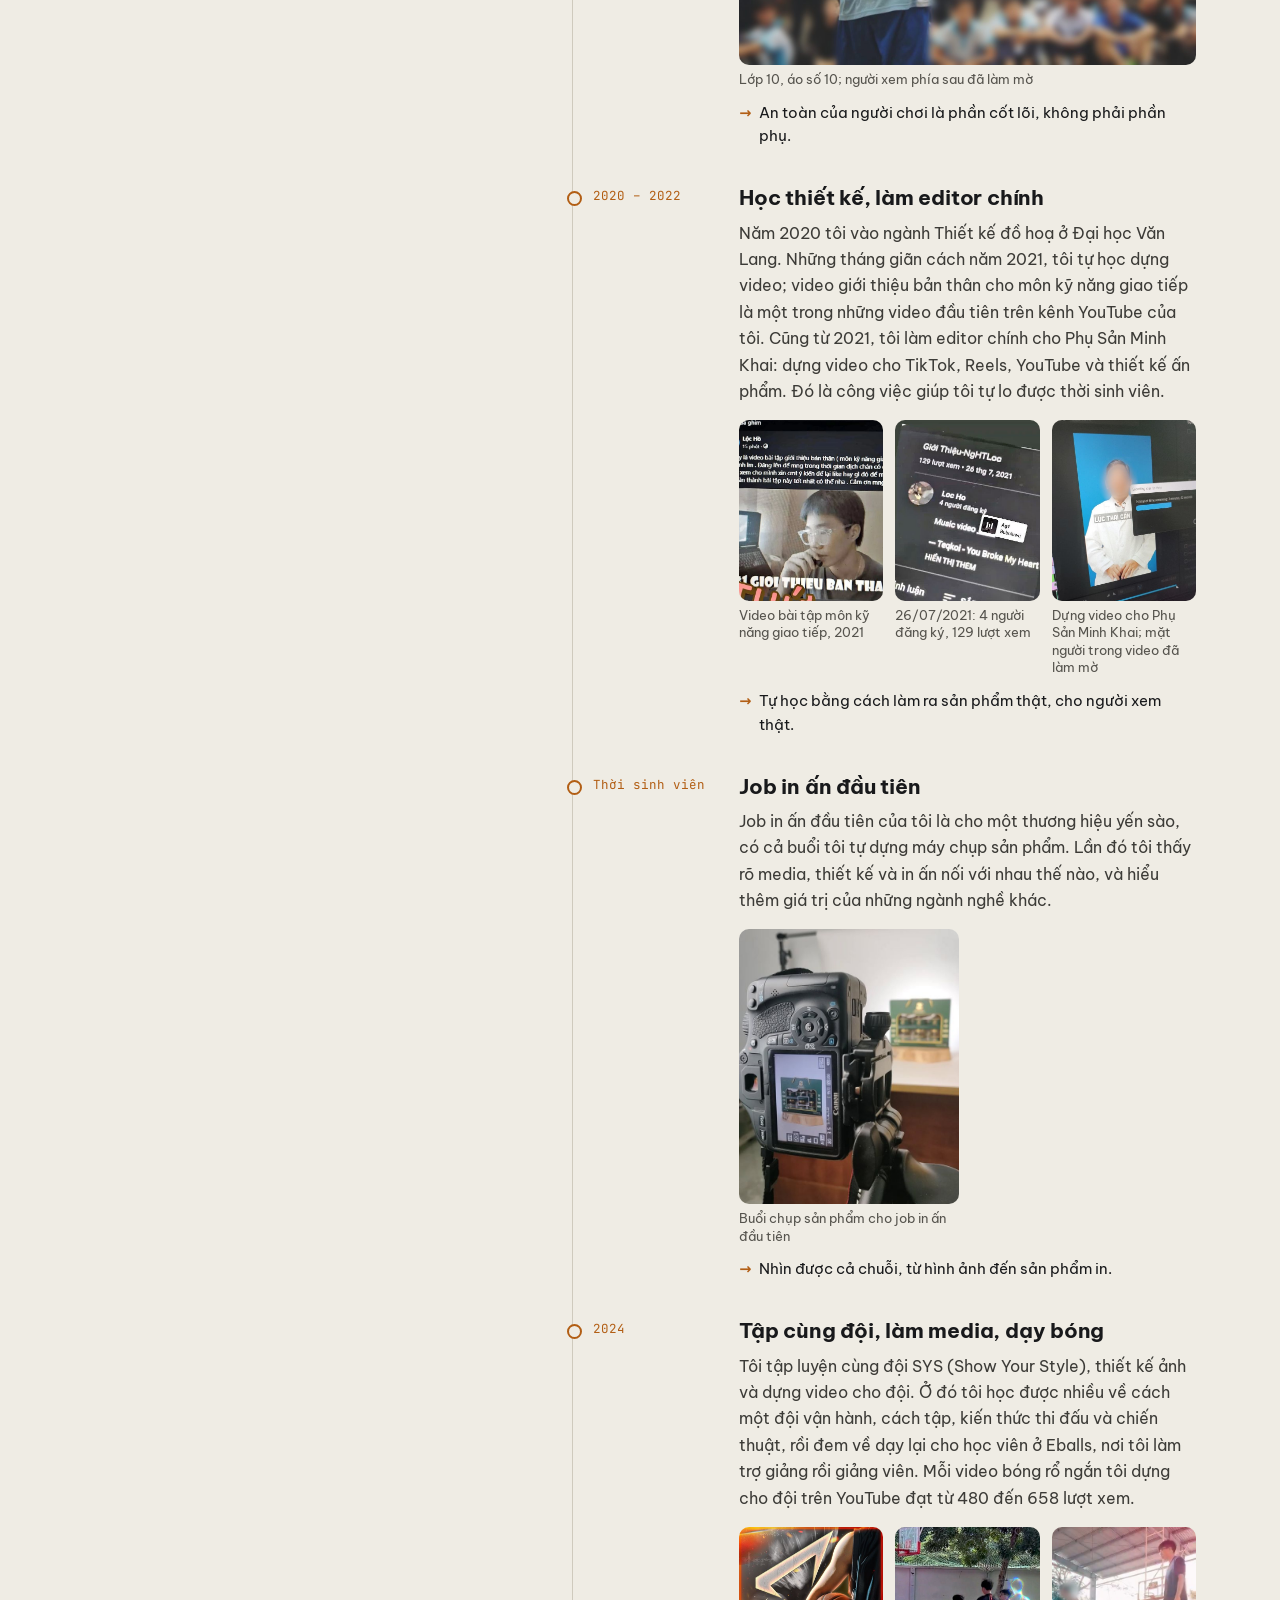
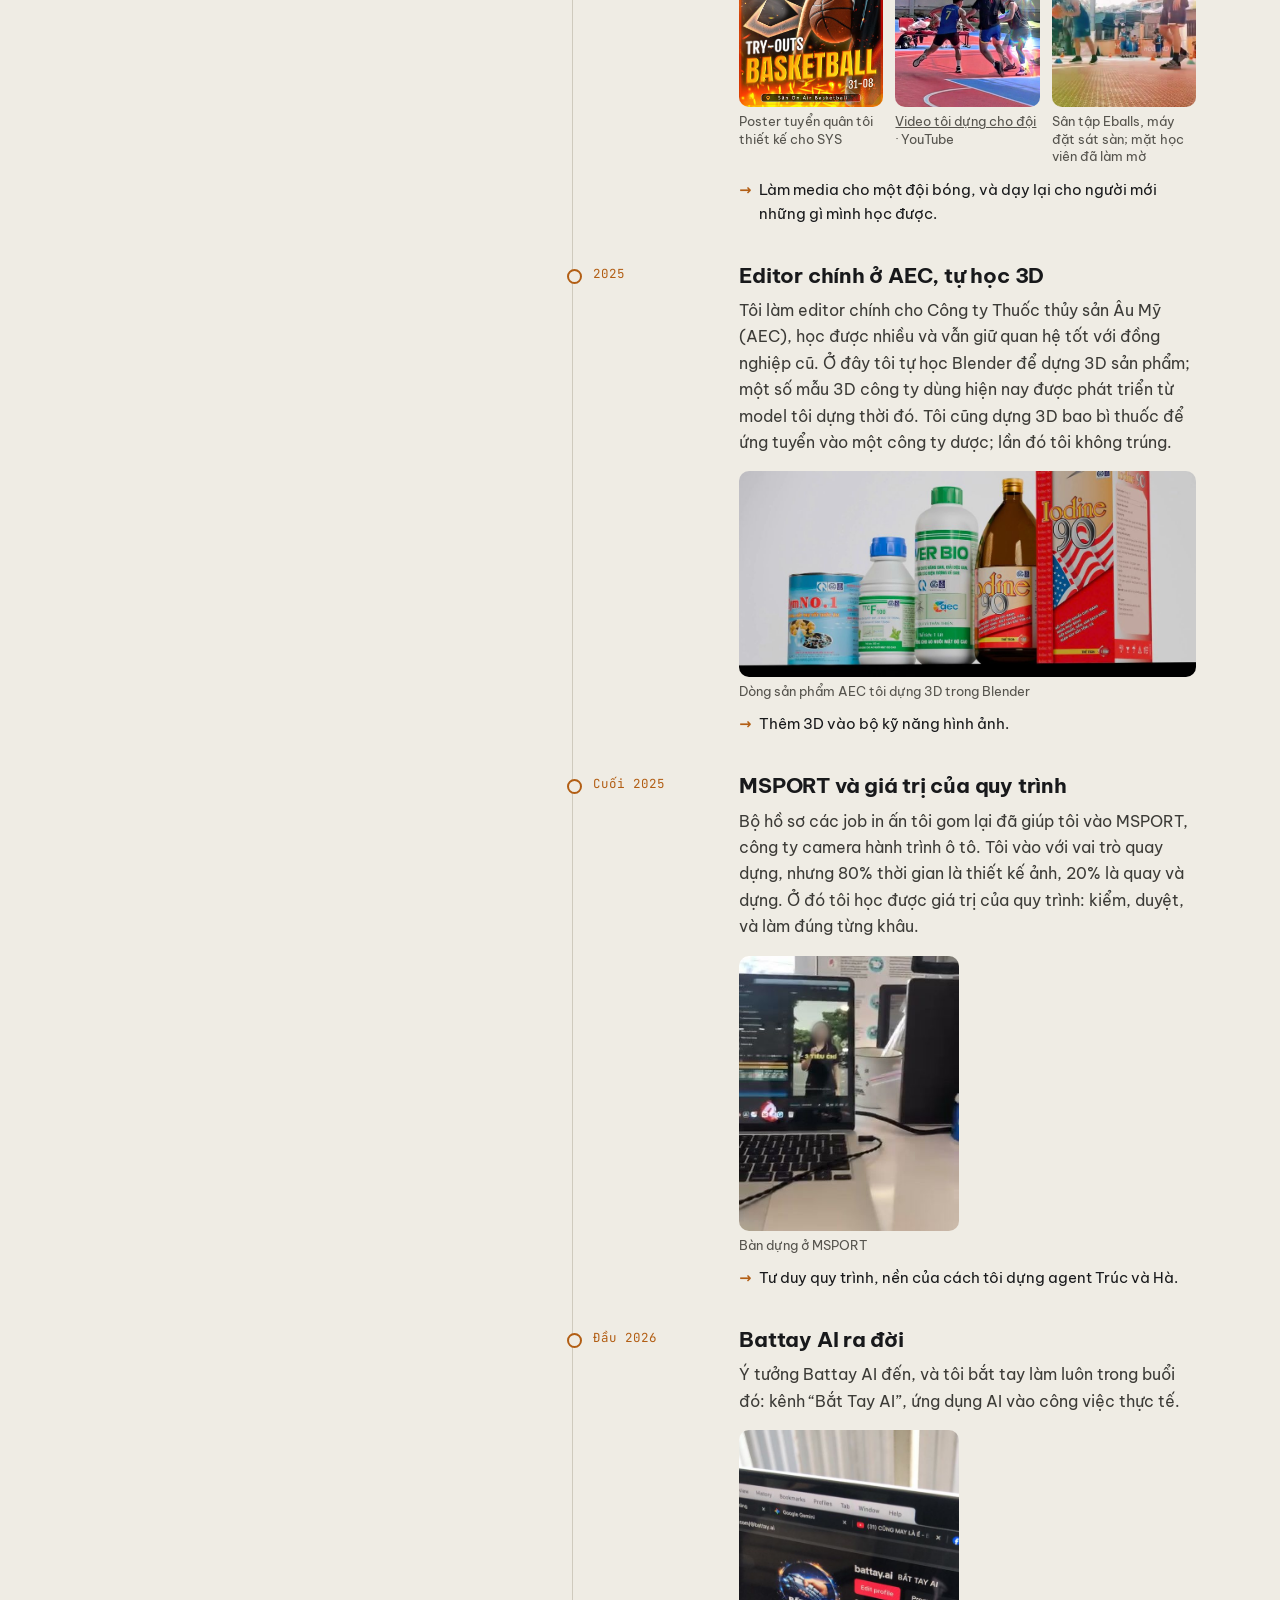
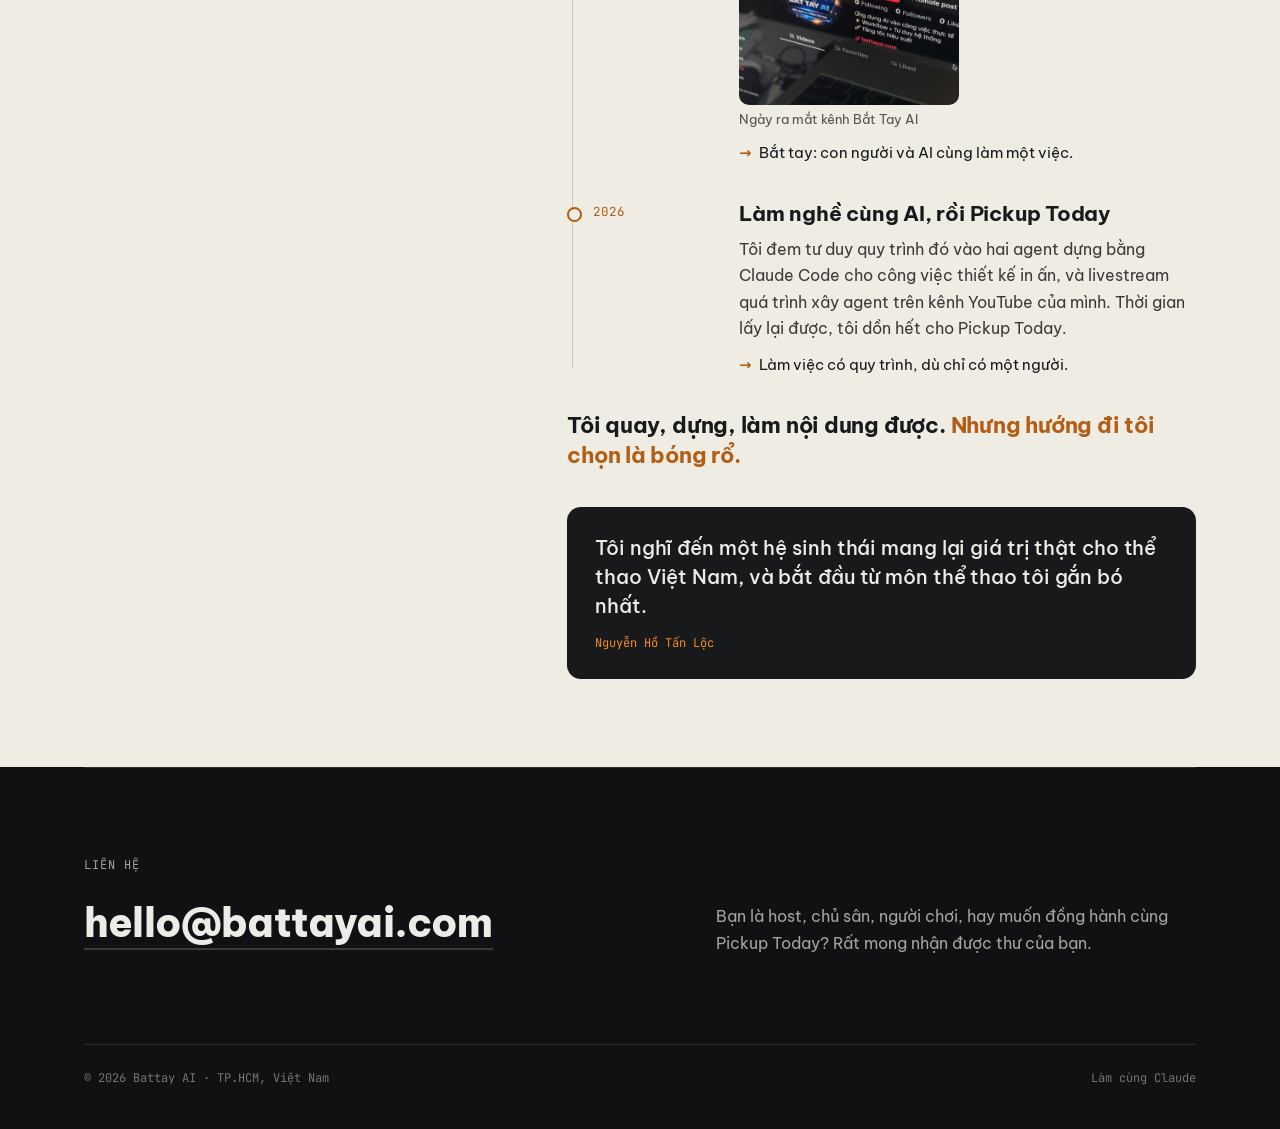
<file: vi/nguoi-sang-lap/index.html>
<!DOCTYPE html>
<html lang="vi">
<head>
<meta charset="UTF-8">
<meta name="viewport" content="width=device-width, initial-scale=1.0">
<title>Nguyễn Hồ Tấn Lộc — người sáng lập Battay AI</title>
<meta name="description" content="Hành trình của người sáng lập Battay AI và Pickup Today: bóng rổ từ tiểu học, dạy bóng, làm media, quay dựng và làm nghề cùng AI.">
<link rel="canonical" href="https://www.battayai.com/vi/nguoi-sang-lap/">
<link rel="alternate" hreflang="en" href="https://www.battayai.com/founder/">
<link rel="alternate" hreflang="vi" href="https://www.battayai.com/vi/nguoi-sang-lap/">
<link rel="icon" type="image/png" href="../../assets/favicon.png">
<meta property="og:type" content="website">
<meta property="og:url" content="https://www.battayai.com/vi/nguoi-sang-lap/">
<meta property="og:title" content="Battay AI — Pickup Today">
<meta property="og:description" content="Ra sân dễ hơn. Tổ chức nhẹ hơn. Chơi bền hơn. Bóng rổ phong trào, bắt đầu từ TP.HCM.">
<meta property="og:image" content="https://www.battayai.com/assets/og.jpg">
<link rel="preconnect" href="https://fonts.googleapis.com">
<link rel="preconnect" href="https://fonts.gstatic.com" crossorigin>
<link href="https://fonts.googleapis.com/css2?family=Be+Vietnam+Pro:wght@400;500;600;700;800&family=JetBrains+Mono:wght@400;500&display=swap" rel="stylesheet">
<link rel="stylesheet" href="../../assets/site.css">
</head>
<body>

<div class="wrap">
  <nav>
    <a class="wordmark" href="../" aria-label="Battay AI, trang chủ">
      <svg viewBox="0 0 26 18" aria-hidden="true"><circle cx="9" cy="9" r="7.5" fill="none" stroke="#ecebe6" stroke-width="1.5"/><circle cx="17" cy="9" r="7.5" fill="none" stroke="#f58b28" stroke-width="1.5"/></svg>
      <b>Battay</b><i>AI</i>
    </a>
    <ul>
      <li class="sec"><a href="../#product">Pickup Today</a></li>
      <li class="sec"><a href="../#agents">Agent</a></li>
      <li class="sec"><a href="../#ecosystem">Tầm nhìn</a></li>
      <li><a class="lang" href="../../founder/" hreflang="en" lang="en">English</a></li>
    </ul>
  </nav>
    <a class="back" href="../">← Về trang chủ</a>
</div>

<section class="paper" id="story">
  <div class="wrap story">
    <div class="side">
      <div class="label kicker">Câu chuyện</div>
      <h2>Bóng rổ đi cùng tôi từ quả bóng size 5.</h2>
      <p class="intro">Tôi biết đã có những bên làm và đưa ra giải pháp cho việc tìm người, quản lý buổi chơi. Tôi vẫn chọn làm Pickup Today, vì những gì sân bóng và cuộc sống đã dạy tôi thôi thúc tôi làm việc này tốt hơn.</p>
      <div class="who">
        <img src="../../assets/founder.jpg" alt="Nguyễn Hồ Tấn Lộc">
        <div><b>Nguyễn Hồ Tấn Lộc</b><span>Người sáng lập Battay AI · TP.HCM</span></div>
      </div>
    </div>
    <div>
      <ol class="journey">
        <li class="step"><div class="when">Tiểu học – cấp 2</div><div class="what">
          <h3>Quả bóng size 5</h3>
          <p>Tôi chơi bóng rổ từ đầu tiểu học, khi quả bóng còn là size 5 vừa tay trẻ con, và chơi suốt những năm cấp 2.</p>
          <div class="media solo"><figure><img src="../../assets/hanh-trinh/cap-2.jpg" alt="Tôi thời cấp 2" loading="lazy"><figcaption>Thời cấp 2, chụp bằng chiếc iPhone 5</figcaption></figure></div>
          <p class="brings">Tôi hiểu người chơi từ bên trong, vì tôi là một trong số họ.</p>
        </div></li>
        <li class="step"><div class="when">Khoảng 2017</div><div class="what">
          <h3>Đội bóng rổ Quận 8</h3>
          <p>Tôi chơi trong đội bóng rổ Quận 8. Tấm ảnh cả đội áo tím trước Nhà thi đấu Phú Thọ năm ấy, tôi vẫn còn giữ.</p>
          <div class="media wide"><figure><img class="nat" src="../../assets/hanh-trinh/doi-quan-8.jpg" alt="Đội bóng rổ Quận 8 trước Nhà thi đấu Phú Thọ" loading="lazy"><figcaption>Đội Quận 8 trước Nhà thi đấu Phú Thọ; vòng cam là tôi, các bạn khác đã làm mờ</figcaption></figure></div>
          <p class="brings">Bóng rổ có tổ chức, nhìn từ phía người chơi.</p>
        </div></li>
        <li class="step"><div class="when">Lớp 10</div><div class="what">
          <h3>Hạng 3 toàn trường, rồi đứt dây chằng</h3>
          <p>Năm lớp 10, tôi đứng hạng 3 ở giải bóng rổ của trường. Sau đó tôi đứt dây chằng đầu gối và phải phẫu thuật. Tôi trở lại sân với một lối chơi khác: quan sát nhiều hơn, điều tiết nhịp trận, ném xa hơn, và vẫn giữ những pha qua người.</p>
          <div class="media wide"><figure><img class="nat" src="../../assets/hanh-trinh/lop-10.jpg" alt="Tôi năm lớp 10, áo số 10, ở giải bóng rổ của trường" loading="lazy"><figcaption>Lớp 10, áo số 10; người xem phía sau đã làm mờ</figcaption></figure></div>
          <p class="brings">An toàn của người chơi là phần cốt lõi, không phải phần phụ.</p>
        </div></li>
        <li class="step"><div class="when">2020 – 2022</div><div class="what">
          <h3>Học thiết kế, làm editor chính</h3>
          <p>Năm 2020 tôi vào ngành Thiết kế đồ hoạ ở Đại học Văn Lang. Những tháng giãn cách năm 2021, tôi tự học dựng video; video giới thiệu bản thân cho môn kỹ năng giao tiếp là một trong những video đầu tiên trên kênh YouTube của tôi. Cũng từ 2021, tôi làm editor chính cho Phụ Sản Minh Khai: dựng video cho TikTok, Reels, YouTube và thiết kế ấn phẩm. Đó là công việc giúp tôi tự lo được thời sinh viên.</p>
          <div class="media three"><figure><img class="top" src="../../assets/hanh-trinh/2021-bai-dang.jpg" alt="Bài đăng video giới thiệu bản thân năm 2021" loading="lazy"><figcaption>Video bài tập môn kỹ năng giao tiếp, 2021</figcaption></figure><figure><img class="top" src="../../assets/hanh-trinh/2021-youtube.jpg" alt="Kênh YouTube năm 2021" loading="lazy"><figcaption>26/07/2021: 4 người đăng ký, 129 lượt xem</figcaption></figure><figure><img class="top" src="../../assets/hanh-trinh/minh-khai.jpg" alt="Dựng video cho Phụ Sản Minh Khai" loading="lazy"><figcaption>Dựng video cho Phụ Sản Minh Khai; mặt người trong video đã làm mờ</figcaption></figure></div>
          <p class="brings">Tự học bằng cách làm ra sản phẩm thật, cho người xem thật.</p>
        </div></li>
        <li class="step"><div class="when">Thời sinh viên</div><div class="what">
          <h3>Job in ấn đầu tiên</h3>
          <p>Job in ấn đầu tiên của tôi là cho một thương hiệu yến sào, có cả buổi tôi tự dựng máy chụp sản phẩm. Lần đó tôi thấy rõ media, thiết kế và in ấn nối với nhau thế nào, và hiểu thêm giá trị của những ngành nghề khác.</p>
          <div class="media solo"><figure><img src="../../assets/hanh-trinh/yen-sao.jpg" alt="Buổi chụp sản phẩm yến sào" loading="lazy"><figcaption>Buổi chụp sản phẩm cho job in ấn đầu tiên</figcaption></figure></div>
          <p class="brings">Nhìn được cả chuỗi, từ hình ảnh đến sản phẩm in.</p>
        </div></li>
        <li class="step"><div class="when">2024</div><div class="what">
          <h3>Tập cùng đội, làm media, dạy bóng</h3>
          <p>Tôi tập luyện cùng đội SYS (Show Your Style), thiết kế ảnh và dựng video cho đội. Ở đó tôi học được nhiều về cách một đội vận hành, cách tập, kiến thức thi đấu và chiến thuật, rồi đem về dạy lại cho học viên ở Eballs, nơi tôi làm trợ giảng rồi giảng viên. Mỗi video bóng rổ ngắn tôi dựng cho đội trên YouTube đạt từ 480 đến 658 lượt xem.</p>
          <div class="media three">
            <figure><img src="../../assets/hanh-trinh/sys-tryouts.jpg" alt="Poster Try-outs Basketball thiết kế cho đội SYS" loading="lazy"><figcaption>Poster tuyển quân tôi thiết kế cho SYS</figcaption></figure>
            <figure><a href="https://www.youtube.com/shorts/EaIy3ULczr4"><img src="../../assets/hanh-trinh/doi-short.jpg" alt="Video bóng rổ ngắn dựng cho đội" loading="lazy"></a><figcaption><a href="https://www.youtube.com/shorts/EaIy3ULczr4">Video tôi dựng cho đội</a> · YouTube</figcaption></figure>
            <figure><img src="../../assets/hanh-trinh/eballs.jpg" alt="Tôi trên sân tập ở Eballs, máy quay đặt sát sàn" loading="lazy"><figcaption>Sân tập Eballs, máy đặt sát sàn; mặt học viên đã làm mờ</figcaption></figure>
          </div>
          <p class="brings">Làm media cho một đội bóng, và dạy lại cho người mới những gì mình học được.</p>
        </div></li>
        <li class="step"><div class="when">2025</div><div class="what">
          <h3>Editor chính ở AEC, tự học 3D</h3>
          <p>Tôi làm editor chính cho Công ty Thuốc thủy sản Âu Mỹ (AEC), học được nhiều và vẫn giữ quan hệ tốt với đồng nghiệp cũ. Ở đây tôi tự học Blender để dựng 3D sản phẩm; một số mẫu 3D công ty dùng hiện nay được phát triển từ model tôi dựng thời đó. Tôi cũng dựng 3D bao bì thuốc để ứng tuyển vào một công ty dược; lần đó tôi không trúng.</p>
          <div class="media wide"><figure><img class="nat" src="../../assets/hanh-trinh/aec-dong-san-pham.jpg" alt="Dòng sản phẩm AEC dựng 3D trong Blender" loading="lazy"><figcaption>Dòng sản phẩm AEC tôi dựng 3D trong Blender</figcaption></figure></div>
          <p class="brings">Thêm 3D vào bộ kỹ năng hình ảnh.</p>
        </div></li>
        <li class="step"><div class="when">Cuối 2025</div><div class="what">
          <h3>MSPORT và giá trị của quy trình</h3>
          <p>Bộ hồ sơ các job in ấn tôi gom lại đã giúp tôi vào MSPORT, công ty camera hành trình ô tô. Tôi vào với vai trò quay dựng, nhưng 80% thời gian là thiết kế ảnh, 20% là quay và dựng. Ở đó tôi học được giá trị của quy trình: kiểm, duyệt, và làm đúng từng khâu.</p>
          <div class="media solo"><figure><img src="../../assets/hanh-trinh/msport.jpg" alt="Bàn dựng video ở MSPORT" loading="lazy"><figcaption>Bàn dựng ở MSPORT</figcaption></figure></div>
          <p class="brings">Tư duy quy trình, nền của cách tôi dựng agent Trúc và Hà.</p>
        </div></li>
        <li class="step"><div class="when">Đầu 2026</div><div class="what">
          <h3>Battay AI ra đời</h3>
          <p>Ý tưởng Battay AI đến, và tôi bắt tay làm luôn trong buổi đó: kênh “Bắt Tay AI”, ứng dụng AI vào công việc thực tế.</p>
          <div class="media solo"><figure><img src="../../assets/hanh-trinh/battay-ra-mat.jpg" alt="Kênh Bắt Tay AI ngày ra mắt" loading="lazy"><figcaption>Ngày ra mắt kênh Bắt Tay AI</figcaption></figure></div>
          <p class="brings">Bắt tay: con người và AI cùng làm một việc.</p>
        </div></li>
        <li class="step"><div class="when">2026</div><div class="what">
          <h3>Làm nghề cùng AI, rồi Pickup Today</h3>
          <p>Tôi đem tư duy quy trình đó vào hai agent dựng bằng Claude Code cho công việc thiết kế in ấn, và livestream quá trình xây agent trên kênh YouTube của mình. Thời gian lấy lại được, tôi dồn hết cho Pickup Today.</p>
          <p class="brings">Làm việc có quy trình, dù chỉ có một người.</p>
        </div></li>
      </ol>
      <p class="creed">Tôi quay, dựng, làm nội dung được. <span>Nhưng hướng đi tôi chọn là bóng rổ.</span></p>
      <blockquote class="quote">
        <p>Tôi nghĩ đến một hệ sinh thái mang lại giá trị thật cho thể thao Việt Nam, và bắt đầu từ môn thể thao tôi gắn bó nhất.</p>
        <span>Nguyễn Hồ Tấn Lộc</span>
      </blockquote>
    </div>
  </div>
</section>

<div class="wrap">
  <section id="contact">
    <div class="contact">
      <div>
        <div class="label" style="margin-bottom:14px">Liên hệ</div>
        <a class="mail" href="mailto:hello@battayai.com">hello@battayai.com</a>
      </div>
      <p>Bạn là host, chủ sân, người chơi, hay muốn đồng hành cùng Pickup Today? Rất mong nhận được thư của bạn.</p>
    </div>
  </section>
  <footer class="site"><span>© 2026 Battay AI · TP.HCM, Việt Nam</span><span>Làm cùng Claude</span></footer>
</div>

</body>
</html>
</file>
<file: assets/site.css>
:root {
  --bg: #101113;
  --bg-2: #16171a;
  --bg-3: #1d1e22;
  --line: #2a2b2f;
  --line-2: #3a3b40;
  --text: #ecebe6;
  --muted: #a6a49d;
  --dim: #77756f;
  --orange: #f58b28;
  --red: #e51d3a;
  --paper: #efece4;
  --ink: #18191b;
  --ink-2: #55534d;
  --sans: 'Be Vietnam Pro', system-ui, -apple-system, sans-serif;
  --mono: 'JetBrains Mono', ui-monospace, Menlo, monospace;
}
* { box-sizing: border-box; margin: 0; padding: 0; }
html { -webkit-text-size-adjust: 100%; scroll-behavior: smooth; }
body { background: var(--bg); color: var(--text); font-family: var(--sans); font-size: 16px; line-height: 1.65; }
a { color: inherit; }
img { max-width: 100%; display: block; }
.wrap { max-width: 1160px; margin: 0 auto; padding: 0 24px; }
.label { font-family: var(--mono); font-size: 12px; letter-spacing: .08em; text-transform: uppercase; color: var(--muted); }
.credit { font-family: var(--mono); font-size: 10.5px; color: var(--dim); letter-spacing: .02em; }

/* nav */
nav { display: flex; align-items: center; justify-content: space-between; gap: 16px; padding: 20px 0; }
.wordmark { display: flex; align-items: center; gap: 10px; text-decoration: none; }
.wordmark svg { width: 26px; height: 18px; flex: none; }
.wordmark b { font-weight: 700; font-size: 19px; letter-spacing: -.01em; }
.wordmark i { font-style: normal; font-family: var(--mono); font-size: 11px; border: 1px solid var(--line-2); border-radius: 4px; padding: 1px 5px; color: var(--muted); }
nav ul { list-style: none; display: flex; align-items: center; gap: 24px; }
nav ul a { text-decoration: none; color: var(--muted); font-size: 14px; }
nav ul a:hover { color: var(--text); }
nav .lang { font-family: var(--mono); font-size: 12px; border: 1px solid var(--line-2); border-radius: 999px; padding: 4px 11px; color: var(--text); }

/* status tags */
.tag { display: inline-flex; align-items: center; gap: 7px; font-family: var(--mono); font-size: 11.5px; letter-spacing: .02em; color: var(--text); white-space: nowrap; }
.tag::before { content: ""; flex: none; width: 8px; height: 8px; border-radius: 50%; }
.tag.build::before { background: var(--orange); }
.tag.next::before { border: 1.5px solid var(--orange); }
.tag.explore::before { border: 1.5px dashed var(--muted); }
.tag.vision::before { border: 1.5px dotted var(--dim); }
.legend { display: flex; flex-wrap: wrap; gap: 10px 20px; margin-top: 18px; }

/* hero */
.hero { display: grid; grid-template-columns: 1.08fr .92fr; gap: 56px; padding: 40px 0 80px; align-items: center; }
.hero .brand { display: flex; align-items: center; gap: 14px; margin-bottom: 28px; }
.hero .brand img.icon { width: 40px; height: auto; }
.hero .brand img.word { height: 44px; width: auto; }
h1 { font-weight: 800; font-size: 50px; line-height: 1.08; letter-spacing: -.025em; }
h1 span { display: block; }
h1 span:nth-child(2) { color: var(--orange); }
h1 span:nth-child(3) { color: var(--muted); }
.lede { margin-top: 24px; color: var(--muted); font-size: 18px; max-width: 32em; }
.lede b { color: var(--text); font-weight: 500; }
.hero .facts { display: flex; flex-wrap: wrap; gap: 10px 22px; margin-top: 26px; }
.cta { display: flex; flex-wrap: wrap; gap: 12px; margin-top: 30px; }
.btn { display: inline-block; text-decoration: none; font-weight: 600; font-size: 15px; padding: 12px 18px; border-radius: 10px; border: 1px solid var(--line-2); }
.btn.primary { background: var(--orange); border-color: var(--orange); color: #141414; }
.btn:hover { border-color: var(--text); }
.shot { position: relative; }
.shot .photo { border-radius: 18px; overflow: hidden; aspect-ratio: 4 / 5; background: var(--bg-3); }
.shot .photo img { width: 100%; height: 100%; object-fit: cover; object-position: 50% 60%; }
.caps { display: flex; justify-content: space-between; gap: 6px 16px; flex-wrap: wrap; margin-top: 10px; font-family: var(--mono); font-size: 10.5px; color: var(--dim); }

/* status image (product design) */
.status-img { position: absolute; left: -36px; bottom: 56px; width: 196px; aspect-ratio: 4 / 5; border-radius: 14px; overflow: hidden; box-shadow: 0 24px 50px rgba(0,0,0,.55); border: 1px solid rgba(255,255,255,.08); }
.status-img img { position: absolute; inset: 0; width: 100%; height: 100%; object-fit: cover; }
.status-img .veil { position: absolute; inset: 0; background: linear-gradient(180deg, rgba(16,17,19,.15) 0%, rgba(16,17,19,.25) 40%, rgba(16,17,19,.92) 100%); }
.status-img .in { position: absolute; inset: 0; padding: 13px; display: flex; flex-direction: column; justify-content: space-between; }
.status-img .host { font-size: 10.5px; font-weight: 600; background: rgba(16,17,19,.6); align-self: flex-start; padding: 2px 8px; border-radius: 999px; }
.status-img .big { font-weight: 800; font-size: 26px; line-height: .98; color: var(--orange); letter-spacing: -.01em; }
.status-img .when { font-size: 11px; margin-top: 5px; }
.status-img .foot { display: flex; justify-content: space-between; align-items: flex-end; margin-top: 10px; }
.status-img small { font-family: var(--mono); font-size: 8px; color: #cfcdc6; line-height: 1.4; }
.qr { width: 42px; height: 42px; border-radius: 4px; background: #ecebe6; padding: 3px; flex: none; }
.qr svg { width: 100%; height: 100%; display: block; }

/* sections */
section { padding: 88px 0; border-top: 1px solid var(--line); }
.kicker { margin-bottom: 14px; }
h2 { font-weight: 800; font-size: 36px; line-height: 1.14; letter-spacing: -.02em; max-width: 18em; }
.intro { color: var(--muted); font-size: 17px; max-width: 40em; margin-top: 18px; }
.intro b { color: var(--text); font-weight: 500; }
.head { margin-bottom: 44px; }

/* story (paper) */
section.paper { background: var(--paper); color: var(--ink); border-top: 0; }
section.paper .label { color: var(--ink-2); }
section.paper .intro { color: var(--ink-2); }
.story { display: grid; grid-template-columns: .8fr 1.2fr; gap: 64px; align-items: start; }
.story .side { position: sticky; top: 28px; }
.story .side .who { display: flex; align-items: center; gap: 14px; margin-top: 28px; }
.story .side .who img { width: 64px; height: 64px; border-radius: 50%; object-fit: cover; }
.story .side .who b { display: block; font-weight: 700; }
.story .side .who span { color: var(--ink-2); font-size: 14px; }
.chapters { list-style: none; }
.chapter { display: grid; grid-template-columns: 54px 1fr; gap: 0 14px; padding: 26px 0; border-top: 1px solid #d5d1c6; }
.chapter:first-child { border-top: 0; padding-top: 0; }
.chapter .no { font-family: var(--mono); font-size: 13px; color: #b25e14; padding-top: 4px; }
.chapter h3 { font-size: 21px; font-weight: 700; letter-spacing: -.01em; line-height: 1.3; }
.chapter p { margin-top: 8px; color: #3c3b37; font-size: 16px; }
.chapter .brings { margin-top: 12px; font-size: 14.5px; color: var(--ink); display: flex; gap: 8px; }
.chapter .brings::before { content: "→"; color: #b25e14; font-weight: 700; }
.quote { margin-top: 36px; padding: 26px 28px; background: var(--ink); color: var(--text); border-radius: 14px; }
.quote p { font-size: 20px; line-height: 1.45; font-weight: 500; letter-spacing: -.005em; }
.quote span { display: block; margin-top: 14px; font-family: var(--mono); font-size: 12px; color: var(--orange); }

/* research */
.research { display: grid; grid-template-columns: 1fr 1fr; gap: 20px; }
.fact { border: 1px solid var(--line); border-radius: 14px; background: var(--bg-2); padding: 24px; }
.fact .n { font-weight: 800; font-size: 40px; line-height: 1; letter-spacing: -.03em; color: var(--orange); }
.fact .n small { font-size: 18px; color: var(--muted); font-weight: 600; letter-spacing: 0; }
.fact h3 { margin-top: 12px; font-size: 16px; font-weight: 600; }
.fact p { margin-top: 6px; color: var(--muted); font-size: 14.5px; }
.source { margin-top: 18px; color: var(--dim); font-size: 13px; max-width: 70em; }
.principle { margin-top: 28px; display: grid; grid-template-columns: auto 1fr; gap: 18px; align-items: center; padding: 22px 26px; border-radius: 14px; border: 1px solid rgba(245,139,40,.45); background: rgba(245,139,40,.07); }
.principle .label { color: var(--orange); }
.principle p { font-size: 17px; font-weight: 500; }
.principle p span { color: var(--muted); font-weight: 400; }

/* product */
.cols { display: grid; grid-template-columns: 1fr 1fr; gap: 20px; }
.card { border: 1px solid var(--line); border-radius: 14px; background: var(--bg-2); padding: 26px; }
.card h3 { font-size: 18px; font-weight: 700; margin-bottom: 8px; }
.feat { list-style: none; }
.feat li { display: grid; grid-template-columns: 1fr auto; gap: 4px 16px; padding: 14px 0; border-top: 1px solid var(--line); align-items: baseline; }
.feat li:first-child { border-top: 0; }
.feat li b { font-weight: 600; font-size: 15px; }
.feat li span.d { grid-column: 1 / -1; color: var(--muted); font-size: 14.5px; }
.note { margin-top: 22px; color: var(--muted); font-size: 15px; max-width: 62em; }
.note b { color: var(--text); font-weight: 600; }

/* vision: four stages */
.horizons { list-style: none; display: grid; grid-template-columns: repeat(4, 1fr); gap: 0; border: 1px solid var(--line); border-radius: 14px; overflow: hidden; }
.hz { padding: 24px 22px 26px; border-right: 1px solid var(--line); background: var(--bg-2); position: relative; }
.hz:last-child { border-right: 0; }
.hz::after { content: "→"; position: absolute; right: -9px; top: 50%; z-index: 1; width: 18px; height: 18px; border-radius: 50%; background: var(--bg); border: 1px solid var(--line-2); color: var(--muted); font-size: 11px; line-height: 16px; text-align: center; }
.hz:last-child::after { display: none; }
.hz.now { background: linear-gradient(170deg, rgba(245,139,40,.18), var(--bg-2) 55%); }
.hz-top { display: flex; justify-content: space-between; align-items: center; gap: 8px; flex-wrap: wrap; }
.hz .k { font-family: var(--mono); font-size: 11.5px; color: var(--muted); letter-spacing: .06em; text-transform: uppercase; }
.hz h3 { margin-top: 14px; font-size: 20px; font-weight: 800; letter-spacing: -.01em; line-height: 1.2; }
.hz ul { list-style: none; margin-top: 12px; }
.hz ul li { color: var(--muted); font-size: 14.5px; padding: 7px 0 7px 14px; border-top: 1px solid var(--line); position: relative; }
.hz ul li::before { content: ""; position: absolute; left: 0; top: 16px; width: 5px; height: 5px; border-radius: 50%; background: var(--line-2); }
.hz.now ul li::before { background: var(--orange); }
.band { margin-top: 20px; position: relative; border-radius: 14px; overflow: hidden; min-height: 220px; display: flex; align-items: flex-end; }
.band img { position: absolute; inset: 0; width: 100%; height: 100%; object-fit: cover; object-position: 50% 38%; }
.band::after { content: ""; position: absolute; inset: 0; background: linear-gradient(90deg, rgba(16,17,19,.92) 0%, rgba(16,17,19,.55) 55%, rgba(16,17,19,.2) 100%); }
.band .in { position: relative; z-index: 1; padding: 28px; max-width: 40em; }
.band p { font-size: 18px; font-weight: 500; }
.band .credit { margin-top: 10px; display: block; }

/* claude evidence */
.timeline { list-style: none; display: grid; grid-template-columns: repeat(6, 1fr); border: 1px solid var(--line); border-radius: 14px; overflow: hidden; }
.timeline li { padding: 18px 16px 20px; border-right: 1px solid var(--line); position: relative; }
.timeline li:last-child { border-right: 0; }
.timeline .d { font-family: var(--mono); font-size: 12px; color: var(--orange); }
.timeline b { display: block; margin-top: 8px; font-size: 14.5px; font-weight: 600; line-height: 1.35; }
.timeline span { display: block; margin-top: 4px; font-size: 13px; color: var(--muted); }
.timeline li.done::after { content: "✓"; position: absolute; right: 12px; top: 14px; font-size: 12px; color: var(--orange); }
.timeline li.ahead { background: repeating-linear-gradient(135deg, transparent 0 8px, rgba(255,255,255,.02) 8px 16px); }
.timeline li.ahead .d { color: var(--muted); }
.proof { display: grid; grid-template-columns: 1fr 1fr 1fr; gap: 20px; margin-top: 20px; }
.qa { width: 100%; border-collapse: collapse; margin-top: 10px; font-size: 14px; }
.qa td { padding: 8px 0; border-top: 1px solid var(--line); color: var(--muted); }
.qa td:last-child { text-align: right; font-family: var(--mono); color: var(--text); }
.qa tr.total td { color: var(--text); font-weight: 600; }
.qa tr.total td:last-child { color: var(--orange); }
.card .big { font-weight: 800; font-size: 34px; letter-spacing: -.02em; line-height: 1.1; margin-top: 6px; }
.card .big small { font-size: 16px; color: var(--muted); font-weight: 600; }
.card p.m { color: var(--muted); font-size: 14.5px; margin-top: 8px; }
.log { margin-top: 20px; border: 1px solid var(--line); border-radius: 14px; background: #0b0c0d; font-family: var(--mono); font-size: 12.5px; line-height: 1.55; }
.log header { display: flex; justify-content: space-between; gap: 12px; padding: 12px 16px; border-bottom: 1px solid var(--line); color: var(--muted); font-size: 11.5px; }
.log ol { list-style: none; padding: 6px 0; display: grid; grid-template-columns: 1fr 1fr; }
.log li { display: grid; grid-template-columns: 46px 1fr; gap: 8px; padding: 9px 16px; }
.log li span:first-child { color: var(--orange); }
.log li span:last-child { color: #d3d1ca; }
.log footer { padding: 10px 16px 14px; color: var(--dim); font-size: 11.5px; border-top: 1px dashed var(--line); }

/* invest + contact */
.invest { display: grid; grid-template-columns: 1fr 1fr; gap: 20px; }
.invest .card p { color: var(--muted); font-size: 15px; margin-top: 4px; }
.invest .card p b { color: var(--text); font-weight: 600; }
.contact { display: flex; justify-content: space-between; align-items: end; gap: 24px; flex-wrap: wrap; }
.contact a.mail { font-weight: 800; font-size: 40px; letter-spacing: -.02em; text-decoration: none; border-bottom: 2px solid var(--line-2); }
.contact a.mail:hover { border-color: var(--orange); }
.contact p { color: var(--muted); max-width: 30em; font-size: 16px; }
footer.site { padding: 24px 0 40px; border-top: 1px solid var(--line); display: flex; justify-content: space-between; gap: 12px; flex-wrap: wrap; color: var(--dim); font-family: var(--mono); font-size: 12px; }

@media (max-width: 980px) {
  .hero { grid-template-columns: 1fr; gap: 44px; padding: 24px 0 64px; }
  .shot { margin-left: 36px; }
  h1 { font-size: 40px; }
  h2 { font-size: 30px; }
  .story { grid-template-columns: 1fr; gap: 32px; }
  .story .side { position: static; }
  .research, .cols, .invest { grid-template-columns: 1fr; }
  .proof { grid-template-columns: 1fr 1fr; }
  .horizons { grid-template-columns: 1fr 1fr; }
  .hz:nth-child(2) { border-right: 0; }
  .hz:nth-child(-n+2) { border-bottom: 1px solid var(--line); }
  .hz:nth-child(2)::after { display: none; }
  .timeline { grid-template-columns: 1fr 1fr 1fr; }
  .timeline li { border-bottom: 1px solid var(--line); }
  .timeline li:nth-child(3n) { border-right: 0; }
  .log ol { grid-template-columns: 1fr; }
  section { padding: 64px 0; }
}
@media (max-width: 600px) {
  .wrap { padding: 0 16px; }
  nav ul li.sec { display: none; }
  .hero .brand img.word { height: 36px; }
  h1 { font-size: 33px; }
  .lede { font-size: 16.5px; }
  h2 { font-size: 26px; }
  .intro { font-size: 16px; }
  .shot { margin-left: 0; }
  .shot .photo { aspect-ratio: 4 / 4.4; }
  .status-img { left: 12px; bottom: 64px; width: 140px; }
  .status-img .big { font-size: 20px; }
  .status-img .qr { width: 34px; height: 34px; }
  .chapter { grid-template-columns: 1fr; }
  .chapter .no { padding: 0 0 4px; }
  .quote p { font-size: 18px; }
  .proof { grid-template-columns: 1fr; }
  .horizons { grid-template-columns: 1fr; }
  .hz { border-right: 0; border-bottom: 1px solid var(--line); }
  .hz:last-child { border-bottom: 0; }
  .hz::after { content: "↓"; right: auto; left: 22px; top: auto; bottom: -9px; display: block; }
  .hz:nth-child(2)::after { display: block; }
  .hz:last-child::after { display: none; }
  .timeline { grid-template-columns: 1fr; }
  .timeline li { border-right: 0; }
  .principle { grid-template-columns: 1fr; gap: 6px; }
  .fact .n { font-size: 34px; }
  .contact a.mail { font-size: 27px; }
}

/* journey (story with dated steps and real media) */
.journey { list-style: none; position: relative; }
.journey::before { content: ""; position: absolute; left: 5px; top: 8px; bottom: 8px; width: 1px; background: #cfcabd; }
.step { position: relative; display: grid; grid-template-columns: 128px 1fr; gap: 0 18px; padding: 0 0 36px 26px; }
.step::before { content: ""; position: absolute; left: 0; top: 7px; width: 11px; height: 11px; border-radius: 50%; background: var(--paper); border: 2px solid #b25e14; }
.step:last-child { padding-bottom: 0; }
.step .when { font-family: var(--mono); font-size: 12.5px; color: #b25e14; padding-top: 3px; line-height: 1.4; }
.step h3 { font-size: 21px; font-weight: 700; letter-spacing: -.01em; line-height: 1.3; }
.step p { margin-top: 8px; color: #3c3b37; font-size: 16px; }
.step .brings { margin-top: 12px; font-size: 14.5px; color: var(--ink); display: flex; gap: 8px; }
.step .brings::before { content: "→"; color: #b25e14; font-weight: 700; }
.media { display: grid; gap: 12px; margin-top: 16px; }
.media.three { grid-template-columns: repeat(3, 1fr); }
.media.two { grid-template-columns: repeat(2, 1fr); }
.media.wide { grid-template-columns: 1fr; max-width: 520px; }
.media figure img { width: 100%; aspect-ratio: 4 / 5; object-fit: cover; border-radius: 10px; background: #dcd8cd; }
.media.wide figure img { aspect-ratio: 16 / 9; }
.media figcaption { margin-top: 6px; font-size: 12.5px; color: var(--ink-2); line-height: 1.4; }
.media a { color: inherit; }
.creed { margin-top: 34px; font-size: 22px; font-weight: 700; letter-spacing: -.01em; line-height: 1.35; }
.creed span { color: #b25e14; }
.usage { display: grid; grid-template-columns: repeat(3, 1fr); border: 1px solid var(--line); border-radius: 14px; overflow: hidden; margin-bottom: 8px; }
.usage div { padding: 18px 22px; border-right: 1px solid var(--line); }
.usage div:last-child { border-right: 0; }
.usage b { display: block; font-weight: 800; font-size: 32px; letter-spacing: -.02em; line-height: 1.1; color: var(--orange); }
.usage span { color: var(--muted); font-size: 14px; }
@media (max-width: 600px) {
  .step { grid-template-columns: 1fr; padding-left: 24px; }
  .step .when { padding: 0 0 4px; }
  .media.three { grid-template-columns: 1fr 1fr; }
  .media.three figure:last-child { grid-column: span 2; }
  .media.three figure:last-child img { aspect-ratio: 16 / 10; object-position: 70% 18%; }
  .creed { font-size: 19px; }
  .usage div { padding: 14px; }
  .usage b { font-size: 24px; }
}

/* agents: two mac-style windows rebuilt from the real workflow */
.agents { display: grid; grid-template-columns: 1fr 1fr; gap: 20px; }
.agent h3 { font-size: 20px; font-weight: 800; letter-spacing: -.01em; }
.agent .role { color: var(--muted); font-size: 15px; margin-top: 4px; }
.macwin { margin-top: 14px; border-radius: 12px; overflow: hidden; border: 1px solid #34353a; background: #0d0e10; box-shadow: 0 18px 40px rgba(0,0,0,.35); }
.mw-bar { display: flex; align-items: center; gap: 7px; padding: 10px 12px; background: #1e1f23; border-bottom: 1px solid #2c2d31; }
.mw-bar i { width: 11px; height: 11px; border-radius: 50%; background: #ff5f57; }
.mw-bar i:nth-child(2) { background: #febc2e; }
.mw-bar i:nth-child(3) { background: #28c840; }
.mw-bar span { margin-left: 8px; font-family: var(--mono); font-size: 11.5px; color: #a8a6a0; }
.mw-body { display: grid; grid-template-columns: 150px 1fr; min-height: 250px; }
.mw-tree { border-right: 1px solid #222327; padding: 12px 10px; font-family: var(--mono); font-size: 11px; color: #8f8d87; line-height: 1.9; }
.mw-tree b { color: #cfcdc6; font-weight: 500; }
.mw-tree .on { color: var(--orange); }
.mw-log { padding: 12px 14px; font-family: var(--mono); font-size: 11.5px; line-height: 1.6; color: #d3d1ca; }
.mw-log p { padding: 3px 0 3px 16px; position: relative; }
.mw-log p::before { content: "●"; position: absolute; left: 0; color: #5d5b56; font-size: 9px; top: 6px; }
.mw-log p.me { color: #fff; }
.mw-log p.me::before { content: "›"; color: var(--orange); font-size: 12px; top: 2px; }
.mw-log p.ok::before { color: #28c840; }
.mw-log p.wait { color: var(--orange); }
.mw-log p.wait::before { content: "◆"; color: var(--orange); }
.mw-foot { padding: 8px 12px; border-top: 1px dashed #2c2d31; font-family: var(--mono); font-size: 10.5px; color: #6f6d68; }
.agent .nums { display: flex; flex-wrap: wrap; gap: 8px 18px; margin-top: 14px; }
.agent .nums span { font-size: 14px; color: var(--muted); }
.agent .nums b { color: var(--text); font-weight: 700; }
.oneplan { margin-top: 22px; display: grid; grid-template-columns: repeat(3, 1fr); gap: 0; border: 1px solid rgba(245,139,40,.45); border-radius: 14px; overflow: hidden; background: rgba(245,139,40,.06); }
.oneplan div { padding: 18px 22px; border-right: 1px solid rgba(245,139,40,.25); }
.oneplan div:last-child { border-right: 0; }
.oneplan b { display: block; font-size: 17px; font-weight: 700; }
.oneplan span { color: var(--muted); font-size: 14px; }

/* founder teaser on home */
.teaser { display: grid; grid-template-columns: 200px 1fr; gap: 36px; align-items: center; }
.teaser img { width: 200px; height: 200px; border-radius: 50%; object-fit: cover; }
.teaser h2 { max-width: 20em; }
.teaser p.intro { margin-top: 12px; }
.chips { display: flex; flex-wrap: wrap; gap: 8px; margin-top: 18px; }
.chips span { font-size: 13.5px; padding: 6px 12px; border-radius: 999px; background: #e3dfd4; color: var(--ink); }
.teaser .btn { margin-top: 22px; border-color: var(--ink); color: var(--ink); }
.teaser .btn:hover { background: var(--ink); color: var(--paper); }
.back { display: inline-block; margin-top: 8px; font-size: 14px; color: var(--muted); text-decoration: none; }
.back:hover { color: var(--text); }

@media (max-width: 980px) {
  .agents { grid-template-columns: 1fr; }
  .teaser { grid-template-columns: 1fr; gap: 20px; }
  .teaser img { width: 120px; height: 120px; }
}
@media (max-width: 600px) {
  .mw-body { grid-template-columns: 1fr; }
  .mw-tree { border-right: 0; border-bottom: 1px solid #222327; line-height: 1.7; }
  .oneplan { grid-template-columns: 1fr; }
  .oneplan div { border-right: 0; border-bottom: 1px solid rgba(245,139,40,.25); }
  .oneplan div:last-child { border-bottom: 0; }
}
.media figure img.nat { aspect-ratio: auto; }
.media figure img.top { object-position: 50% 0; }
.media.two:has(img.nat) { align-items: start; }
.media.solo { grid-template-columns: 220px; }
@media (max-width: 600px) { .media.solo { grid-template-columns: 180px; } }

/* Bắt Tay Review */
.btr { display: grid; grid-template-columns: 1.1fr .9fr; gap: 28px; align-items: start; }
.btr .media { margin-top: 0; }
.btr .media figcaption { color: var(--muted); }
.btr .media img { background: var(--bg-3); border: 1px solid var(--line); }
.btr .card ul { list-style: none; margin-top: 4px; }
.btr .card li { padding: 12px 0; border-top: 1px solid var(--line); display: grid; gap: 6px; }
.btr .card li:first-child { border-top: 0; padding-top: 0; }
.btr .card li span.d { color: var(--muted); font-size: 14.5px; }
.btr .card a { color: var(--orange); }
@media (max-width: 980px) { .btr { grid-template-columns: 1fr; } }
</file>
